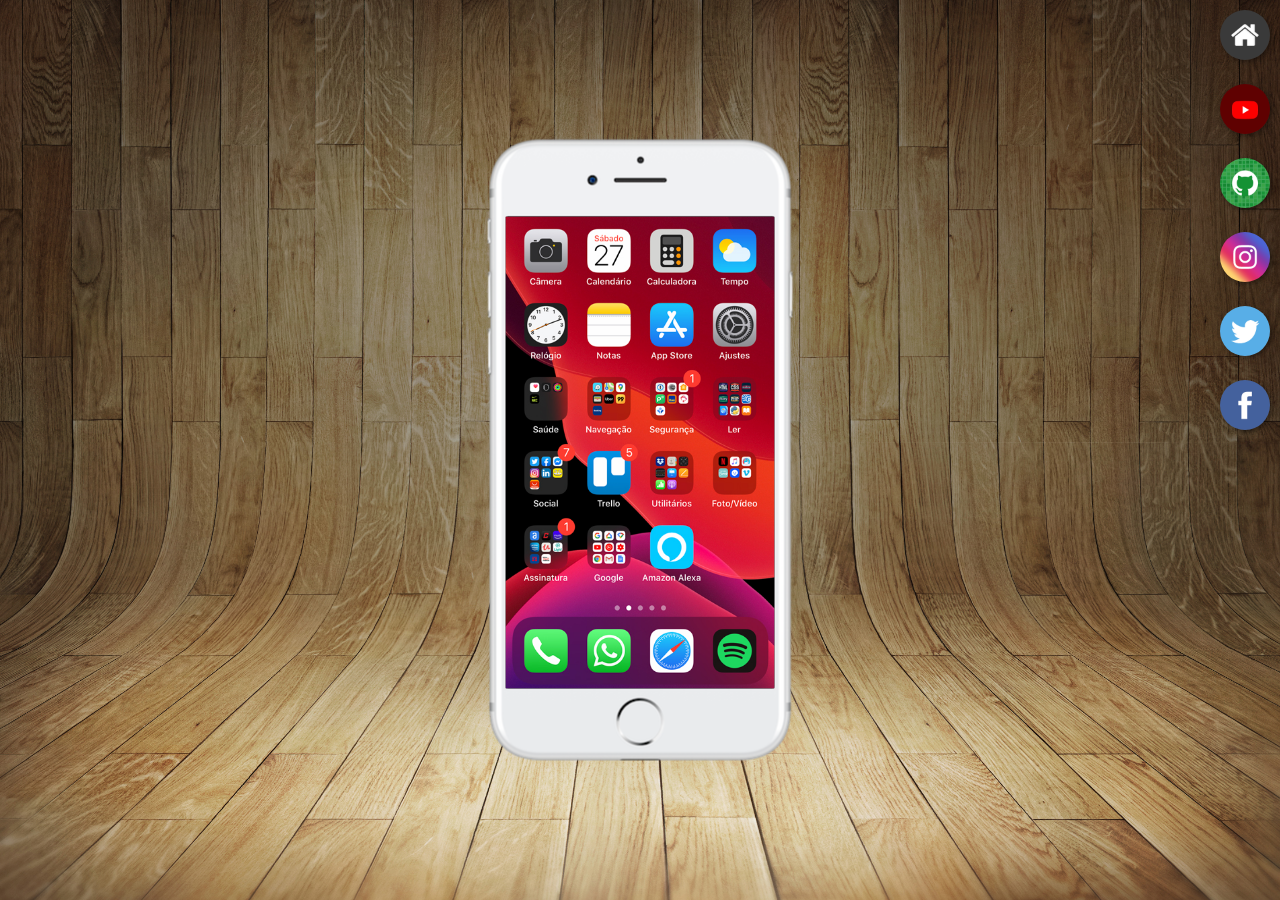
<file: index.html>
<!DOCTYPE html>
<html lang="pt-br">
<head>
  <meta charset="UTF-8">
  <meta name="viewport" content="width=device-width, initial-scale=1.0">
  <title>Projeto Redes Sociais</title>
  <link rel="shortcut icon" href="favicon.ico" type="image/x-icon">
  <link rel="stylesheet" href="estilos/style.css">
</head>
<body>
  <main>
    <section id="telefone">
      <iframe src="paginas/home.html" frameborder="0" name="tela" id="tela">
        Seu navegador não é compatível com isso.
      </iframe>
    </section>
    <section id="redes-sociais">
      <a href="paginas/home.html" target="tela"><img src="imagens/logo-home.jpg" alt="Home"></a><br>
      <a href="paginas/youtube.html" target="tela"><img src="imagens/logo-youtube.jpg" alt="YouTube"></a><br>
      <a href="paginas/github.html" target="tela"><img src="imagens/logo-github.jpg" alt="GitHub"></a><br>
      <a href="paginas/instagram.html" target="tela"><img src="imagens/logo-instagram.jpg" alt="Instagram"></a><br>
      <a href="paginas/twitter.html" target="tela"><img src="imagens/logo-twitter.jpg" alt="Twitter"></a><br>
      <a href="paginas/facebook.html" target="tela"><img src="imagens/logo-facebook.jpg" alt="Facebook"></a>
    </section>
  </main>
</body>
</html>
</file>
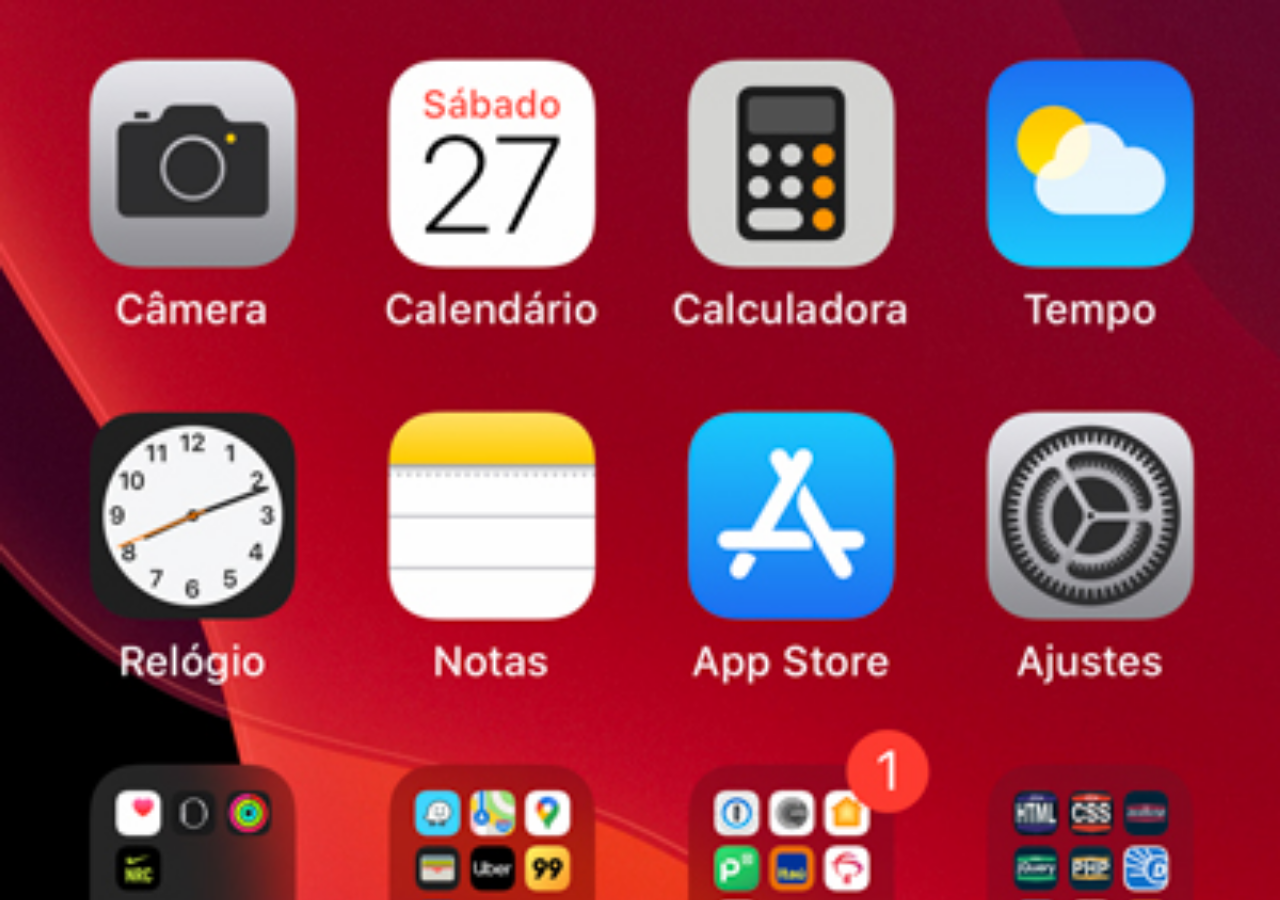
<file: home.html>
<!DOCTYPE html>
<html lang="pt-br">
<head>
  <meta charset="UTF-8">
  <meta name="viewport" content="width=device-width, initial-scale=1.0">
  <title>Home</title>
  <style>
    * {
      margin: 0px;
      padding: 0px;
    }

    body {
      background: black url(imagens/tela-home.jpg) top center / cover no-repeat fixed;
      height: 100vh;
      width: 100vw;
    }
  </style>
</head>
<body>
  
</body>
</html>
</file>
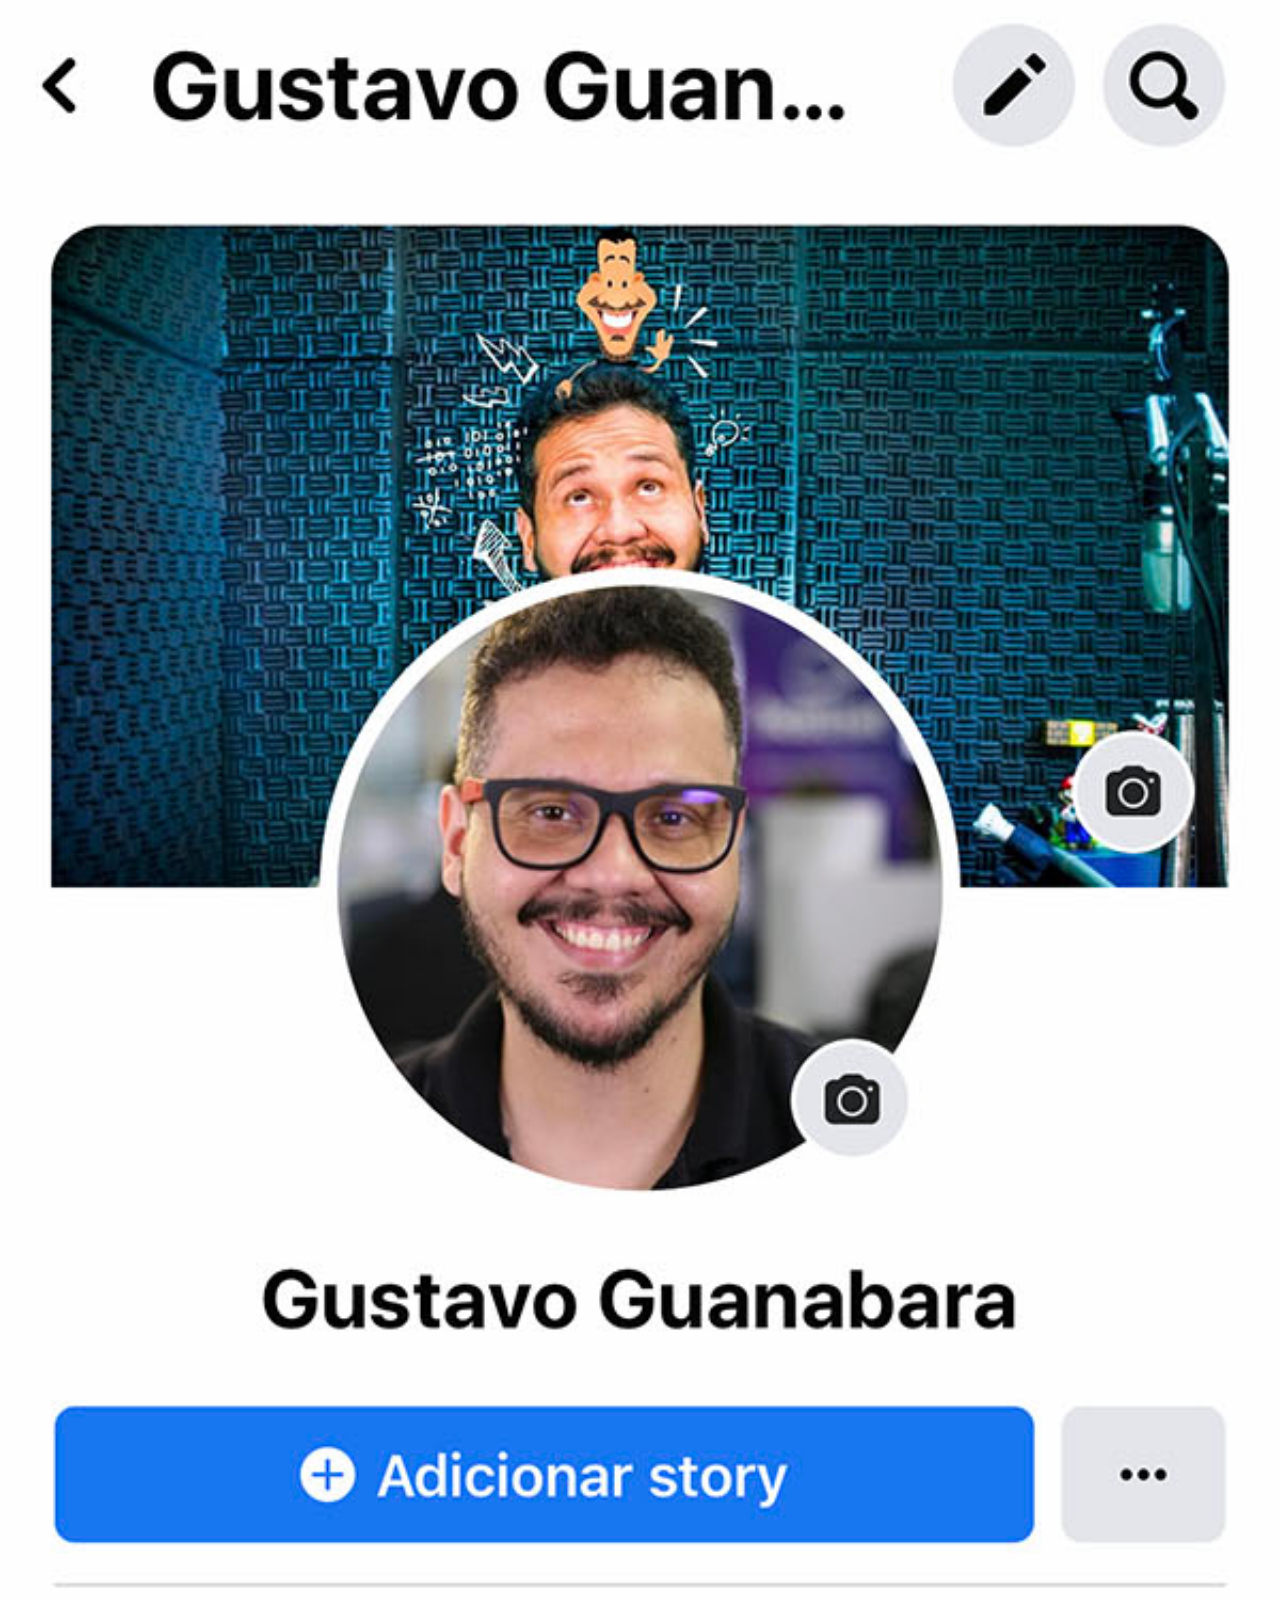
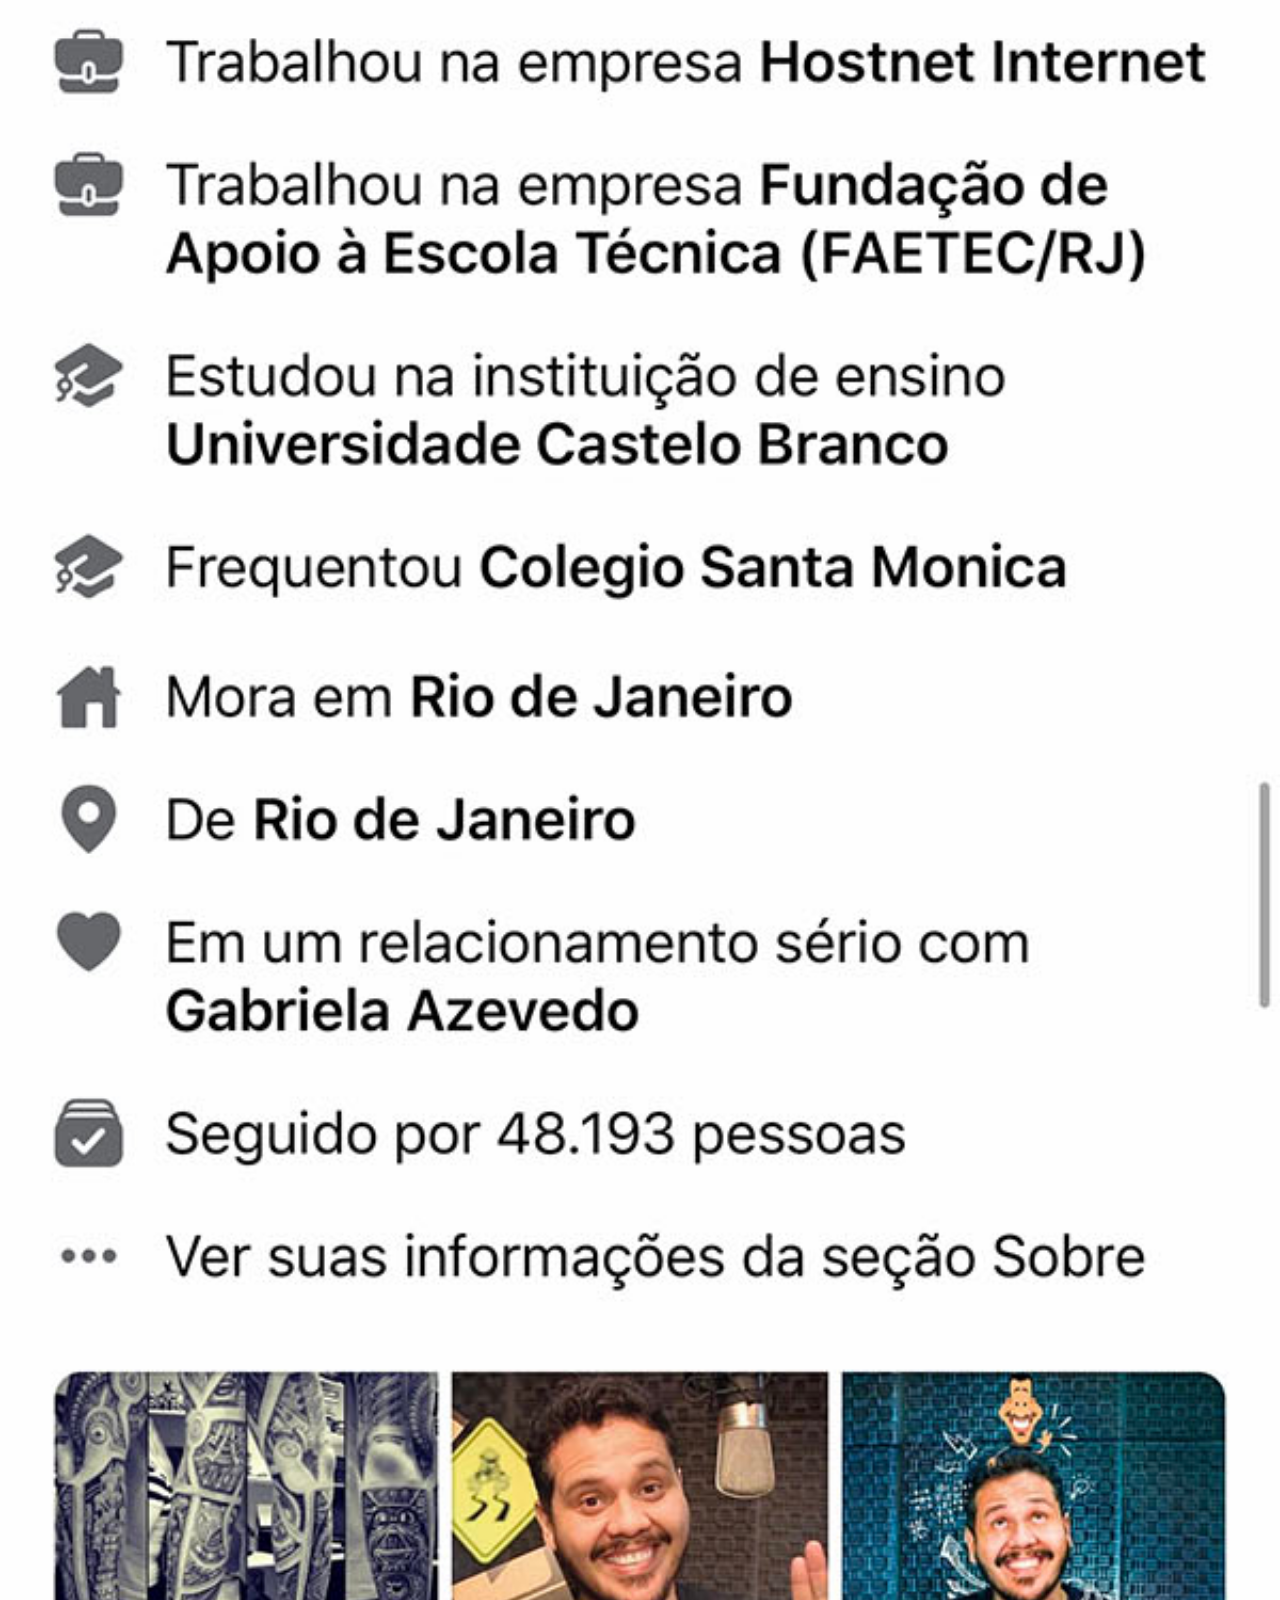
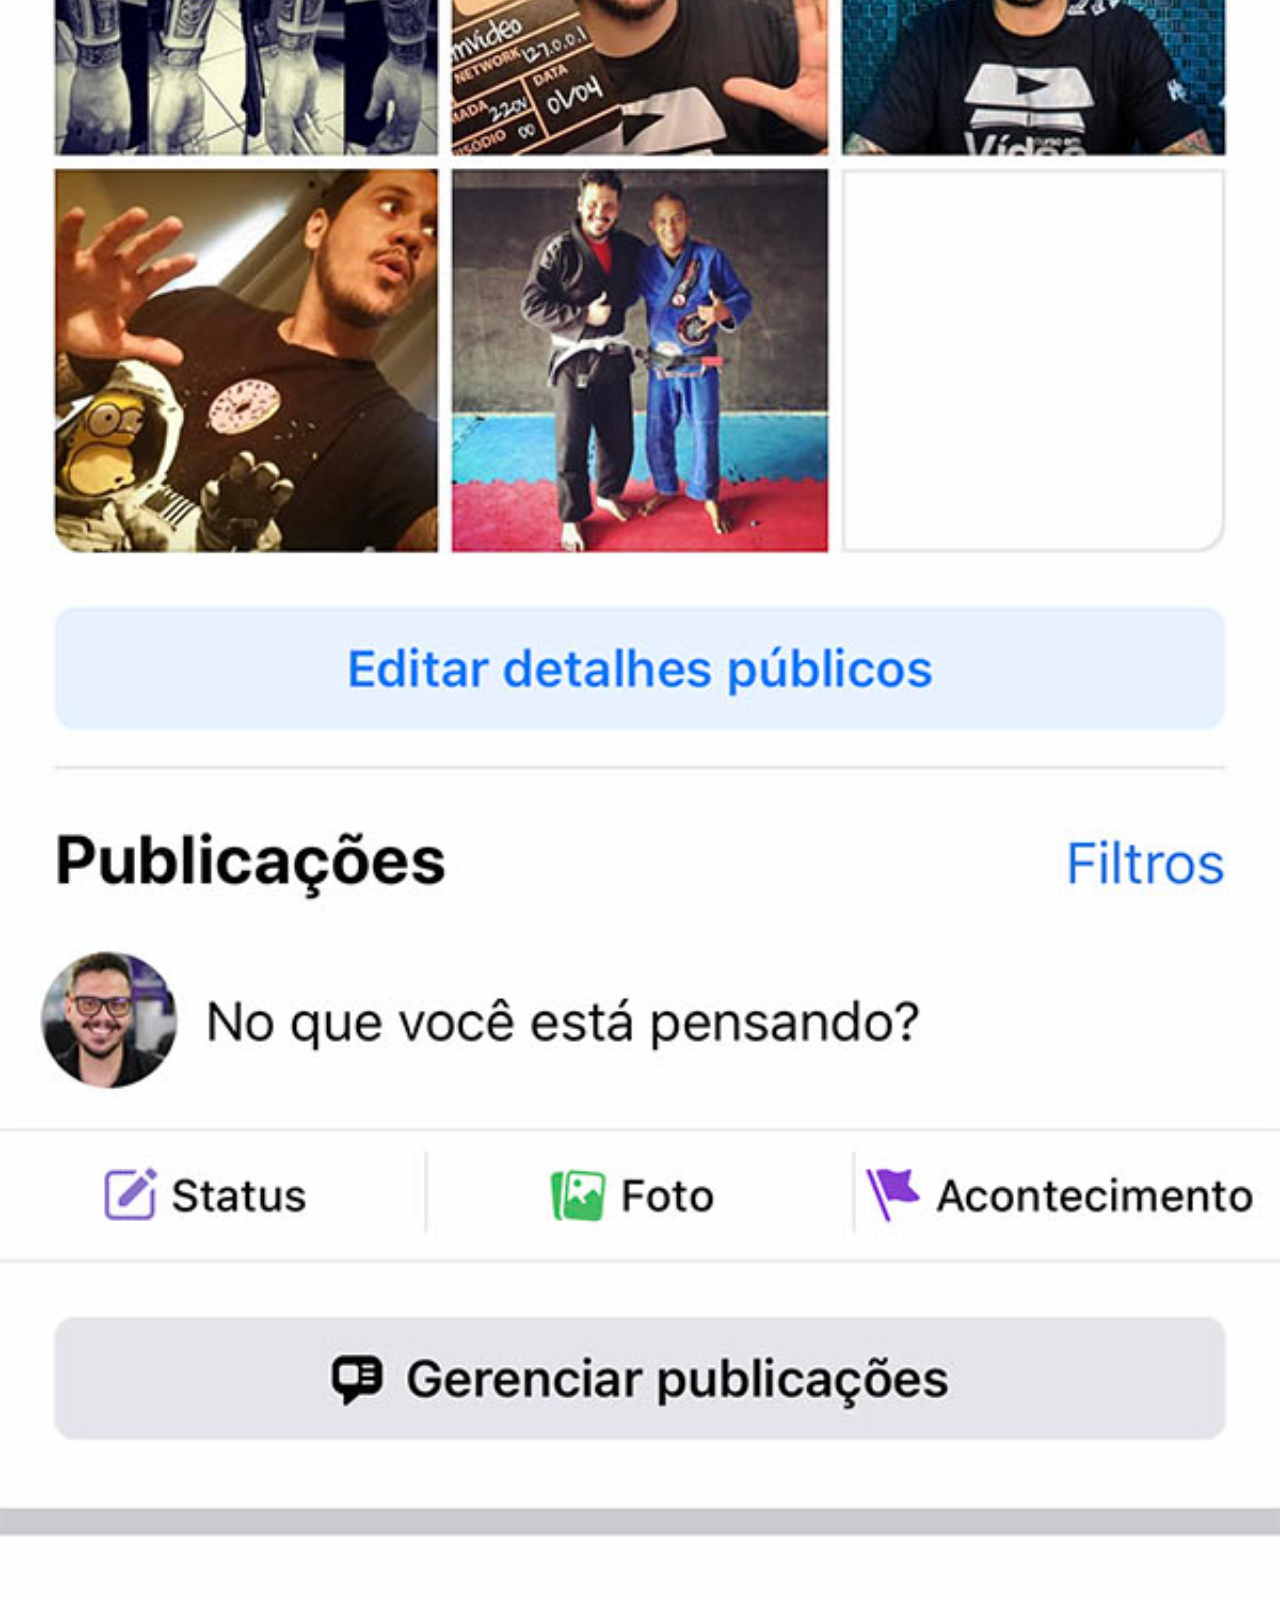
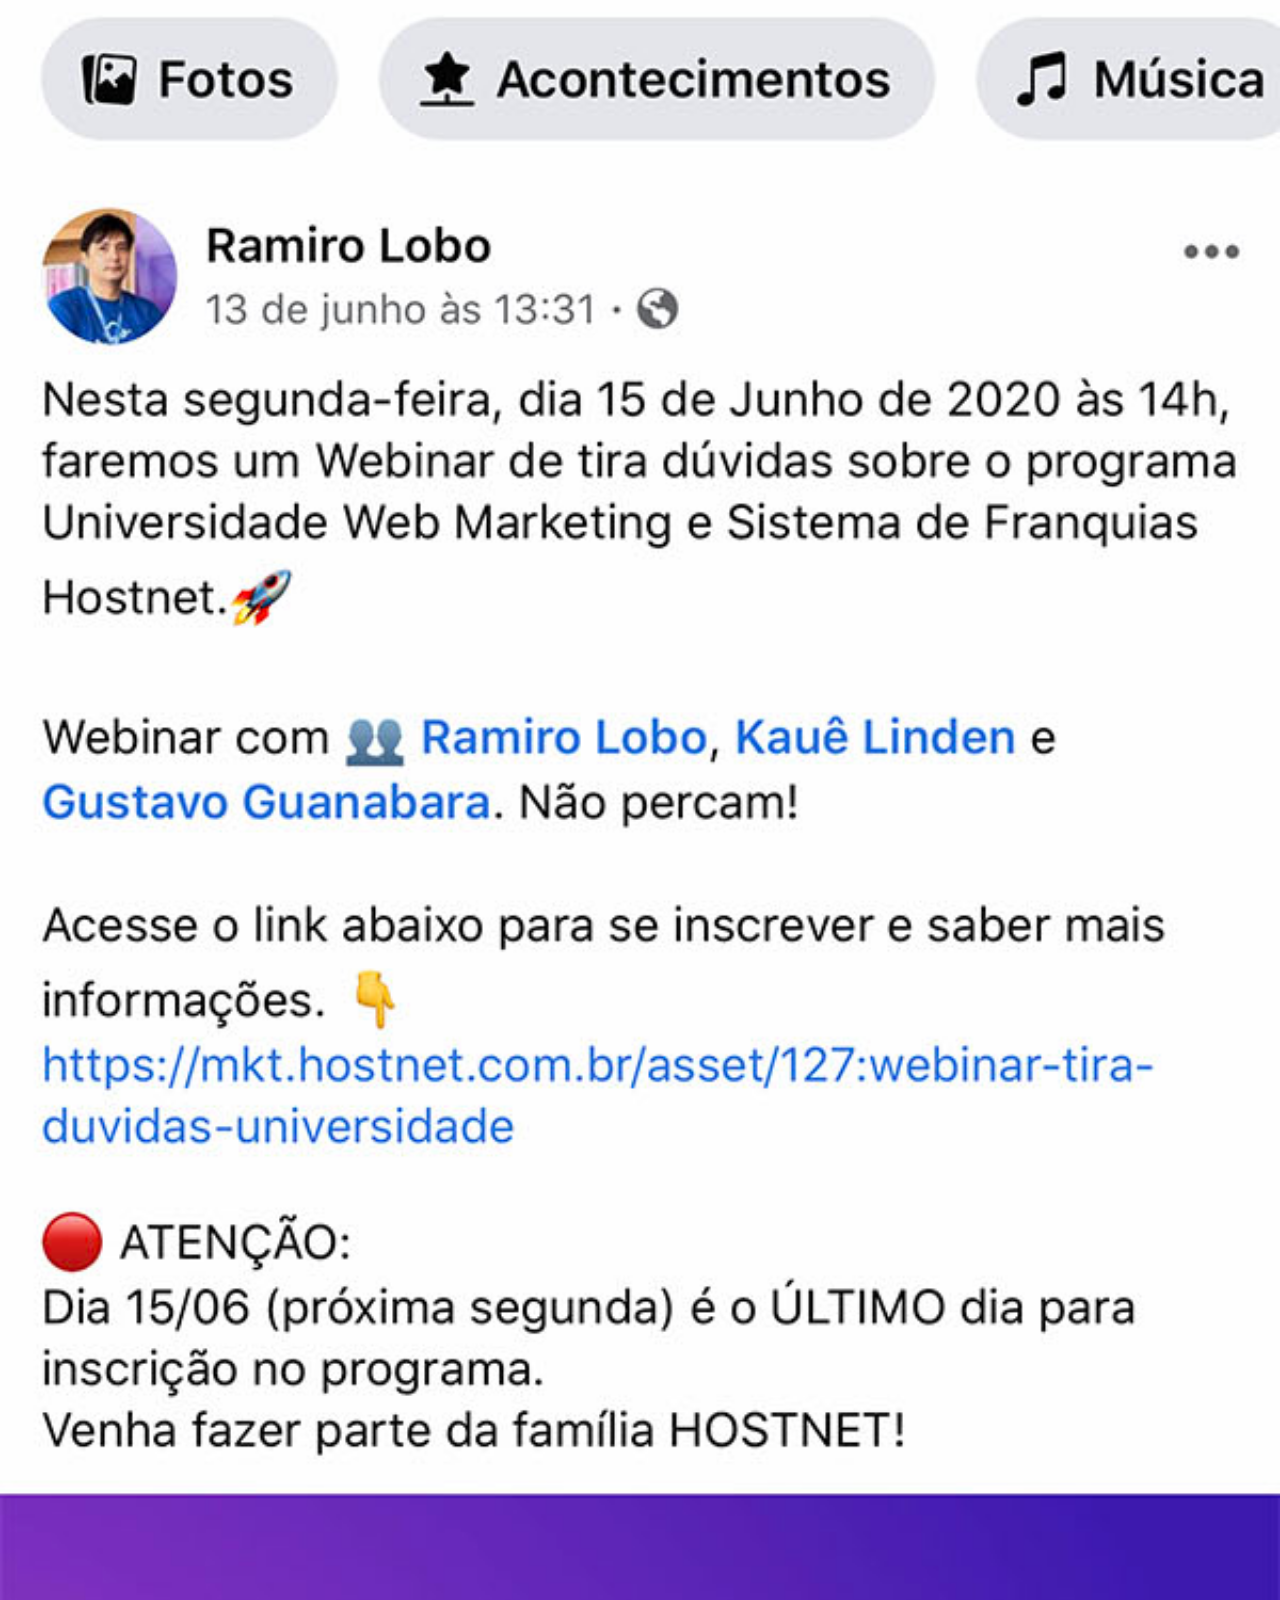
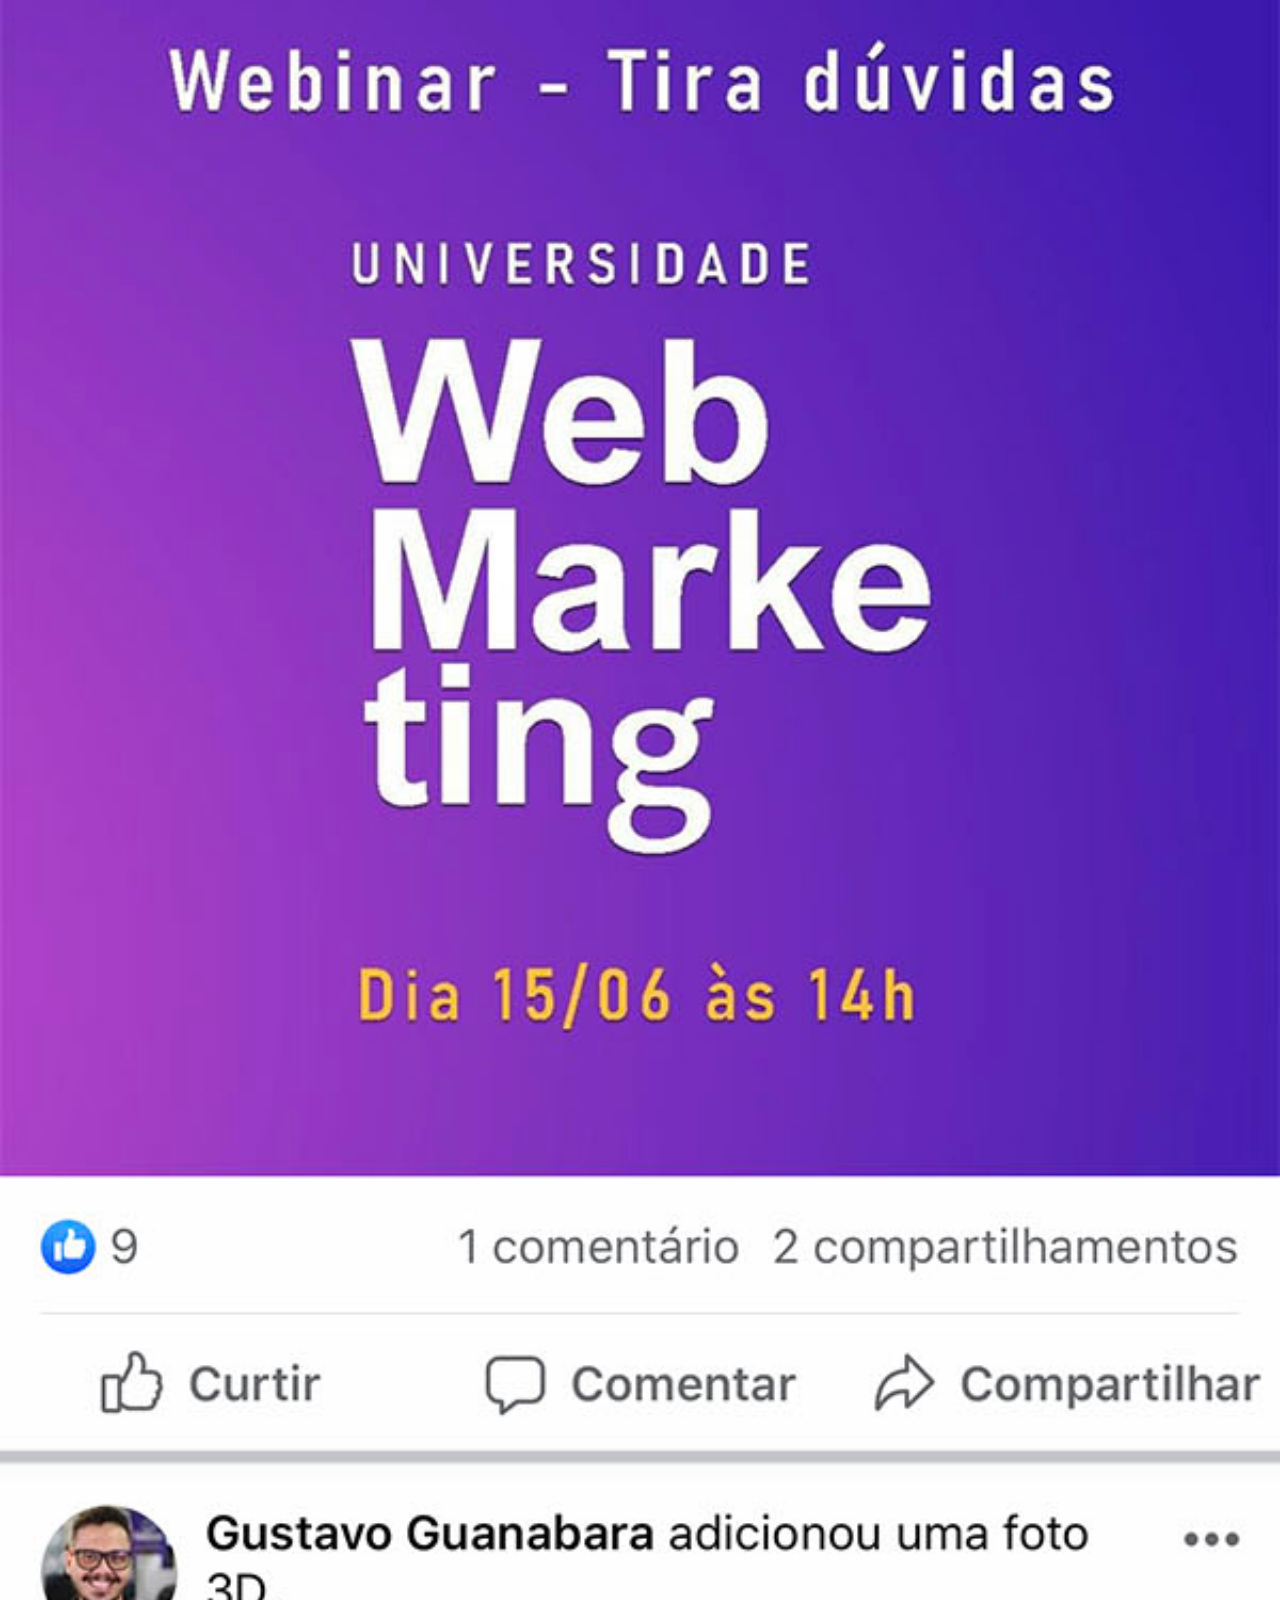
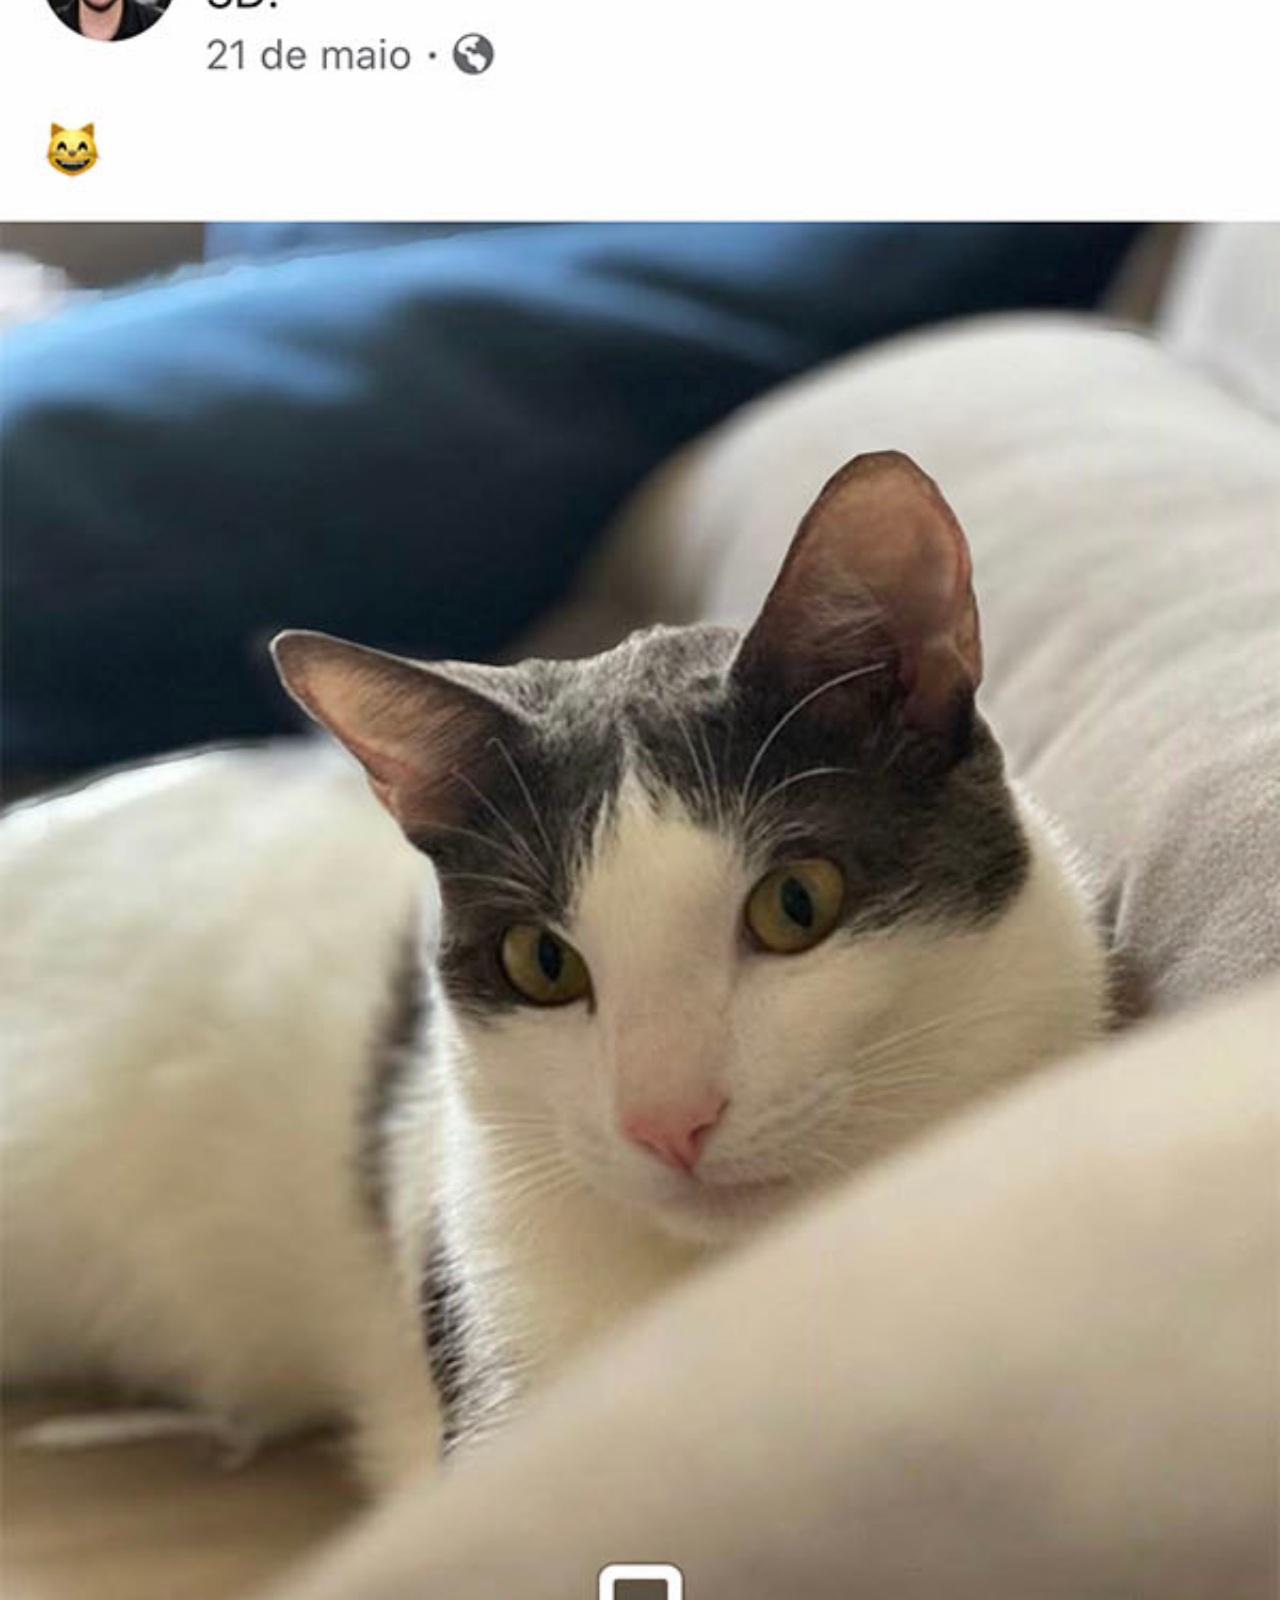
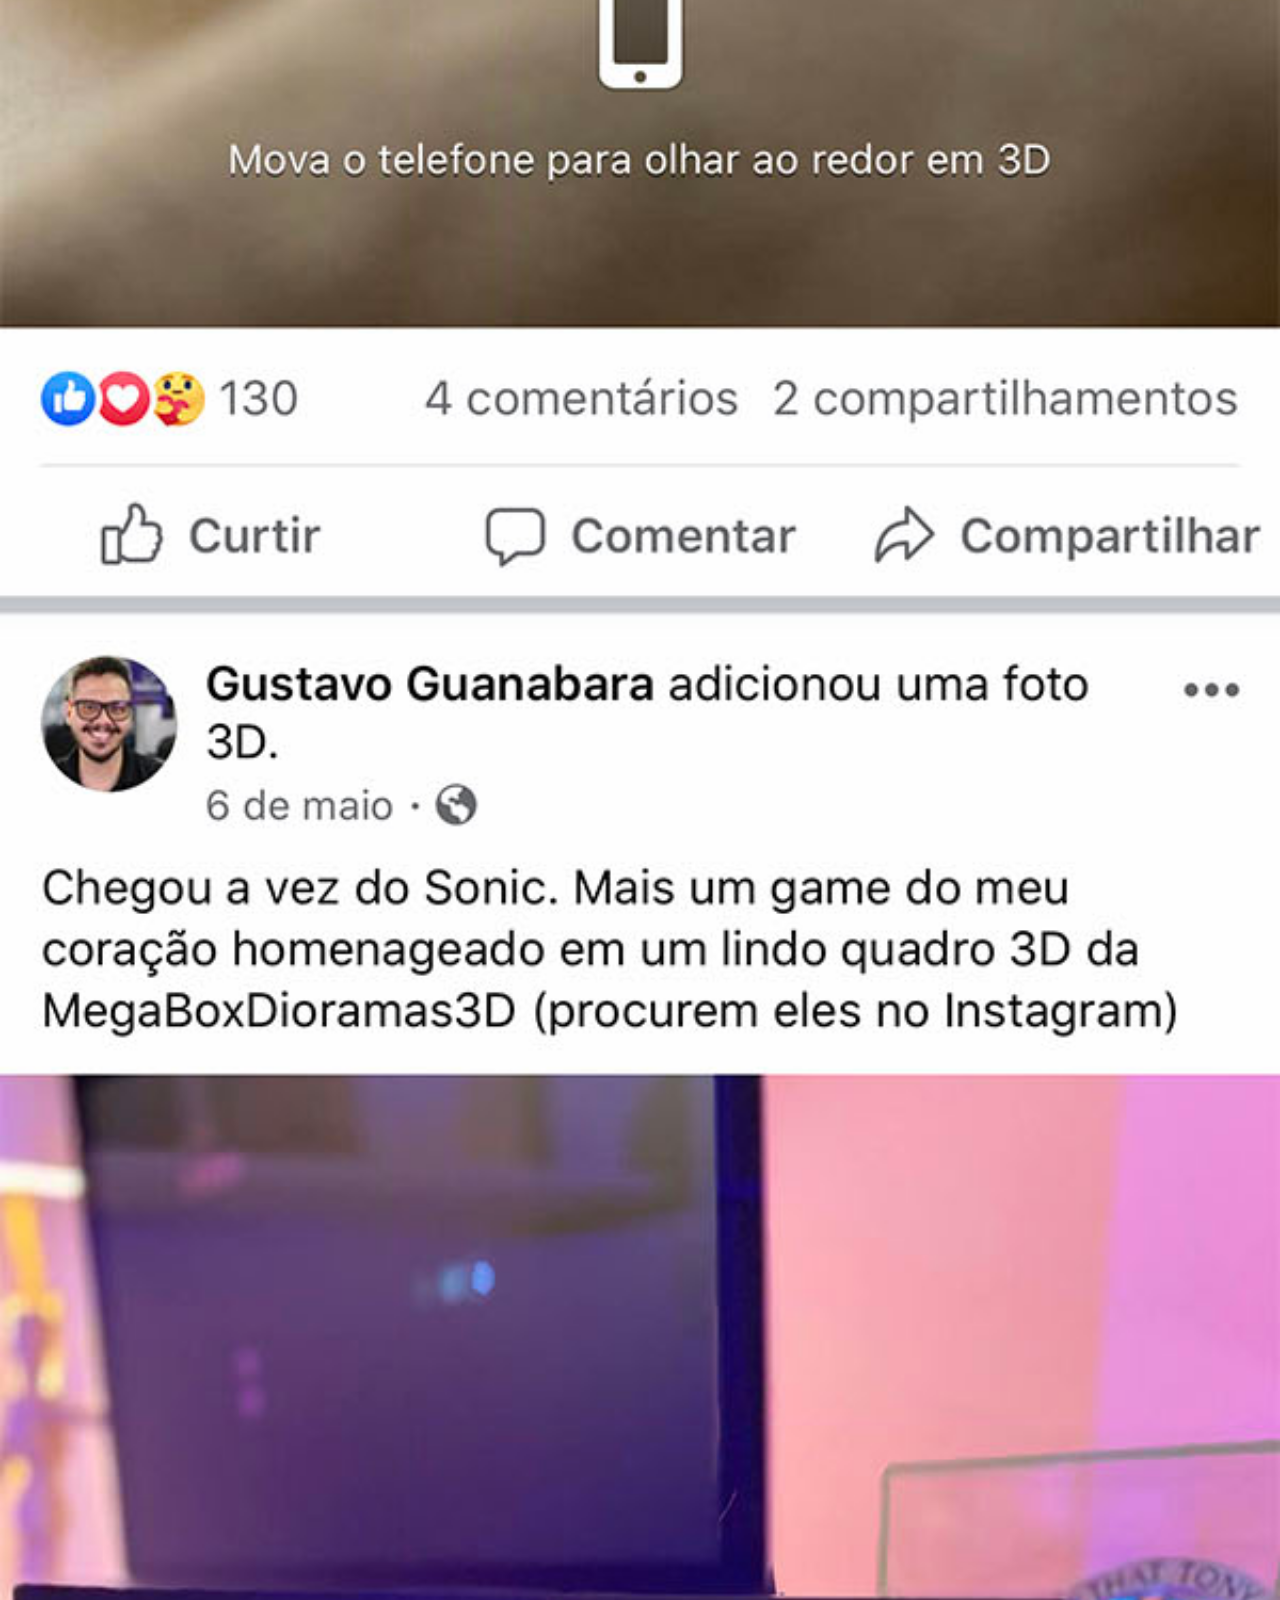
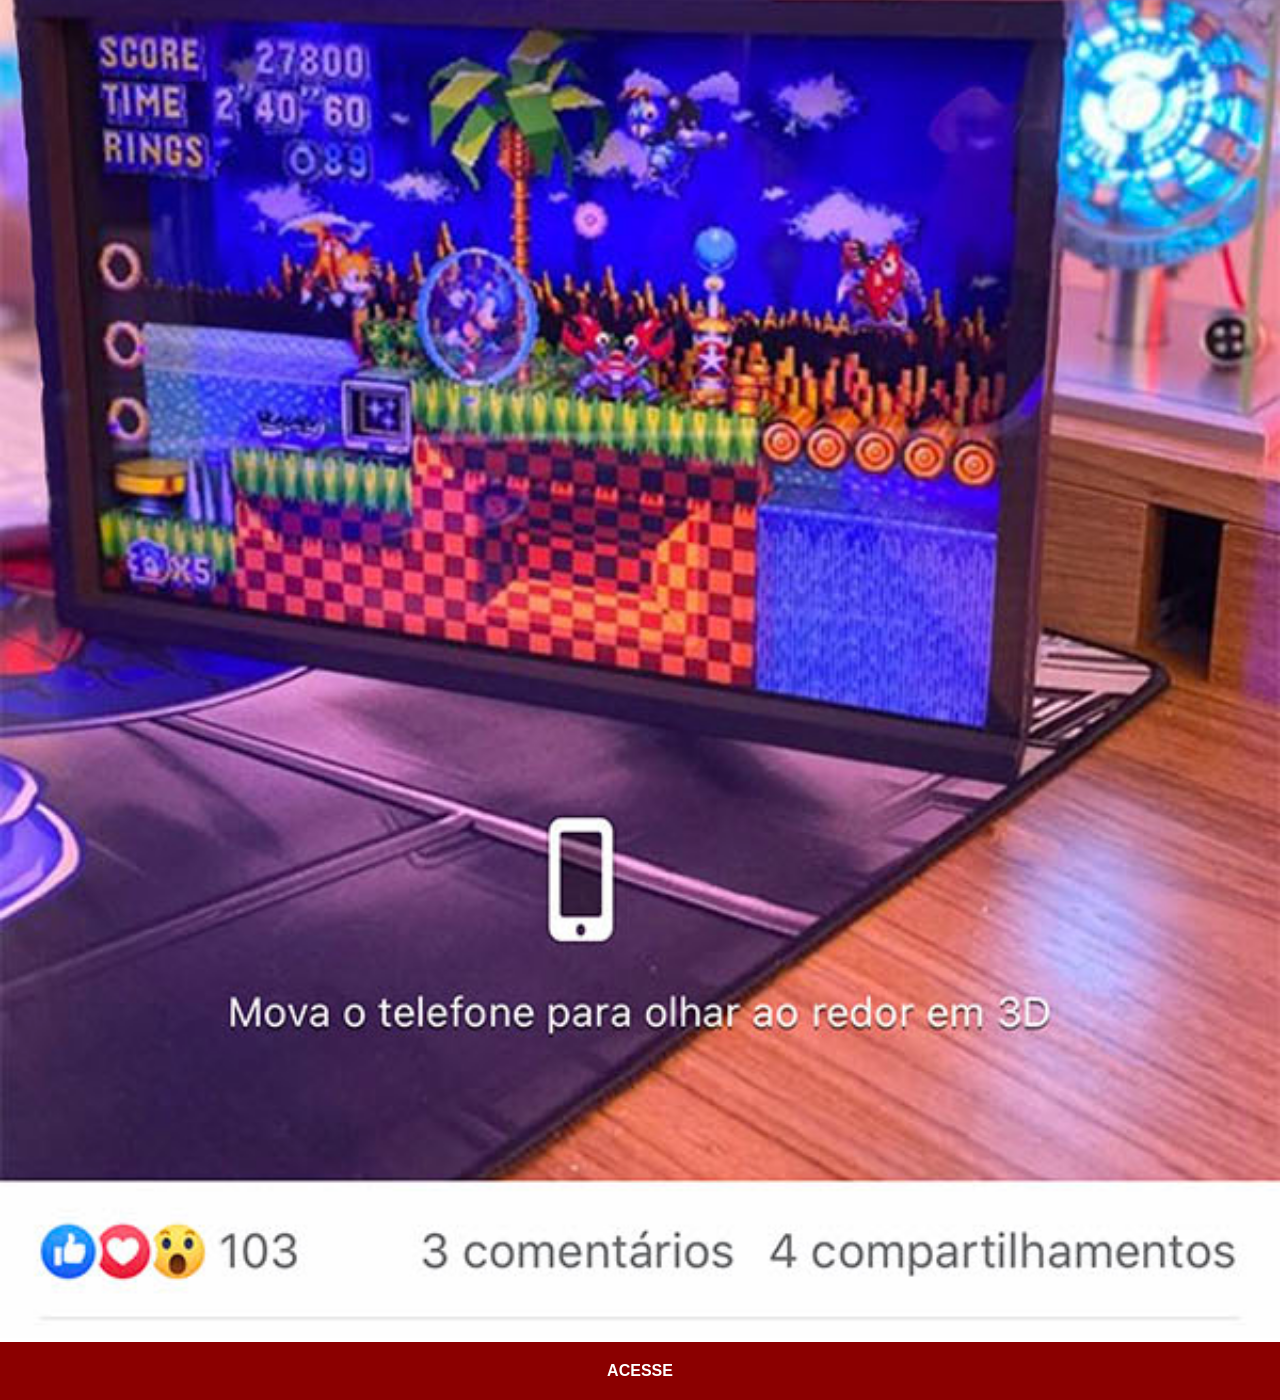
<file: paginas/facebook.html>
<!DOCTYPE html>
<html lang="pt-br">
<head>
  <meta charset="UTF-8">
  <meta name="viewport" content="width=device-width, initial-scale=1.0">
  <title>Facebook</title>
  <link rel="stylesheet" href="../estilos/social.css">
</head>
<body>
  <img src="../imagens/tela-facebook.jpg" alt="Facebook">
  <a href="https://www.youtube.com/cursoemvideo" target="_blank">ACESSE</a>
</body>
</html>
</file>
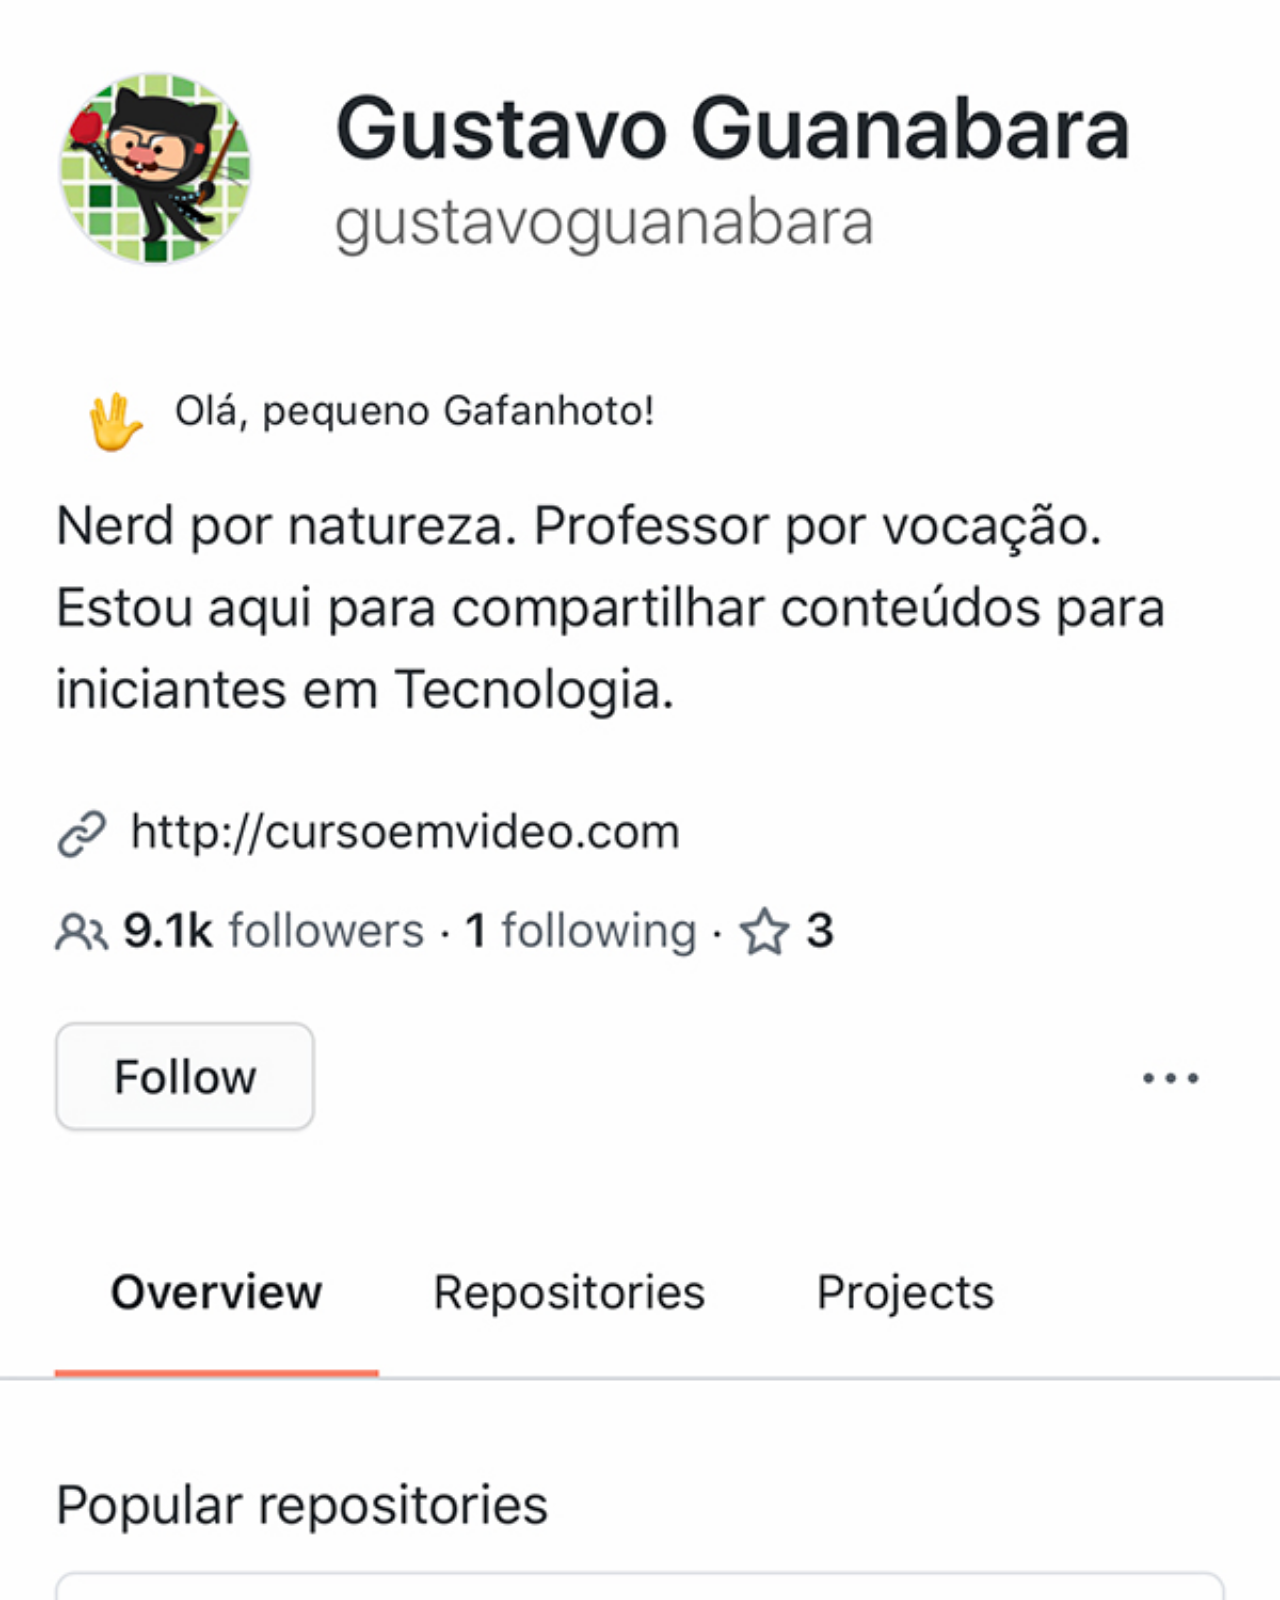
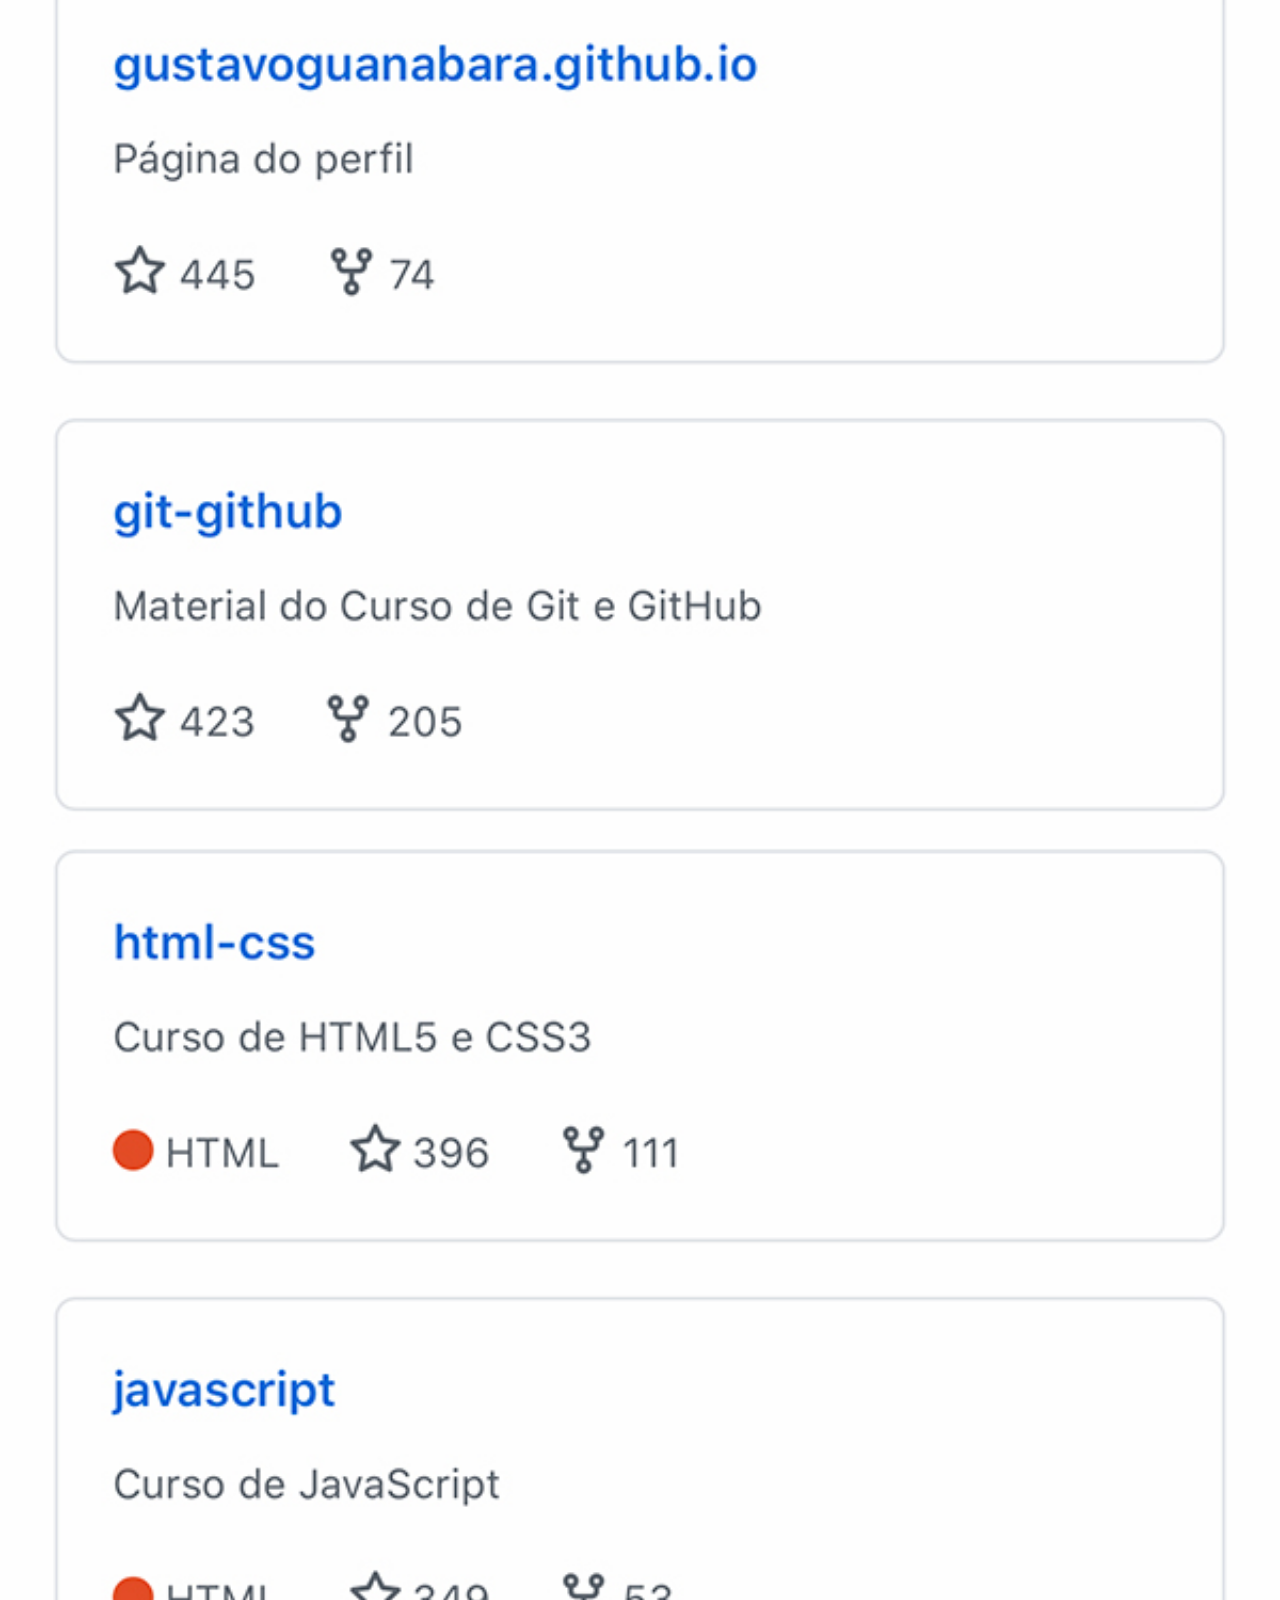
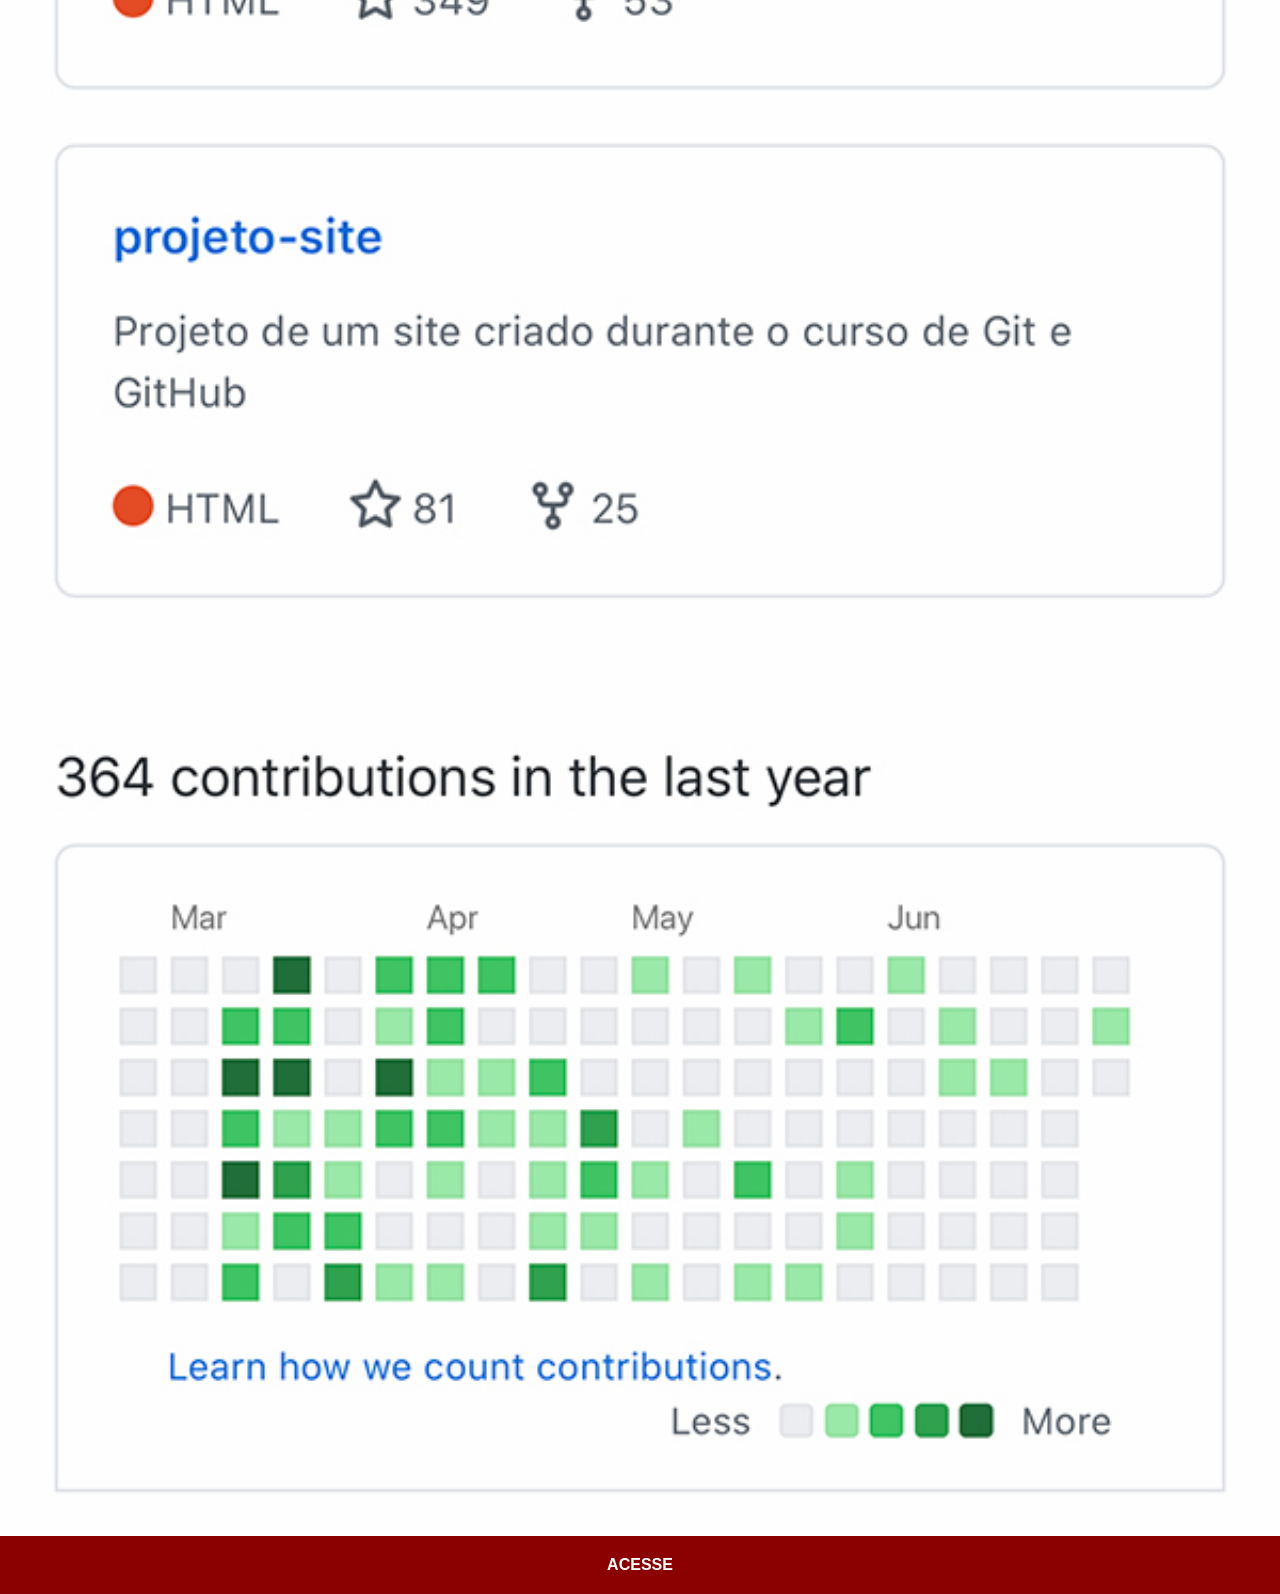
<file: paginas/github.html>
<!DOCTYPE html>
<html lang="pt-br">
<head>
  <meta charset="UTF-8">
  <meta name="viewport" content="width=device-width, initial-scale=1.0">
  <title>GitHub</title>
  <link rel="stylesheet" href="../estilos/social.css">
</head>
<body>
  <img src="../imagens/tela-github.jpg" alt="GitHub">
  <a href="https://github.com/deeividblendon" target="_blank">ACESSE</a>
</body>
</html>
</file>
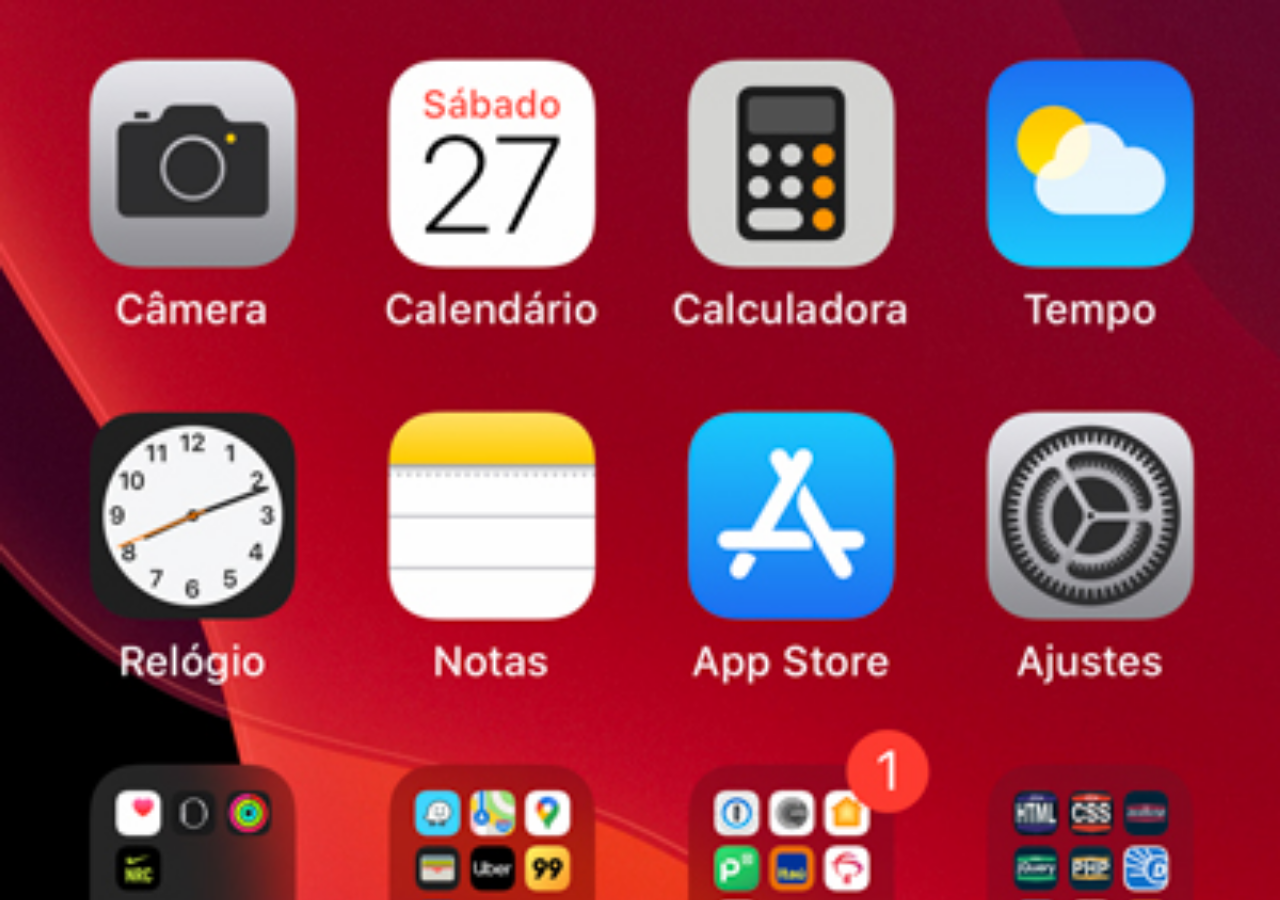
<file: paginas/home.html>
<!DOCTYPE html>
<html lang="pt-br">
<head>
  <meta charset="UTF-8">
  <meta name="viewport" content="width=device-width, initial-scale=1.0">
  <title>Home</title>
  <style>
    * {
      margin: 0px;
      padding: 0px;
    }

    body {
      background: black url(../imagens/tela-home.jpg) top center / cover no-repeat fixed;
      height: 100vh;
      width: 100vw;
    }
  </style>
</head>
<body>
  
</body>
</html>
</file>
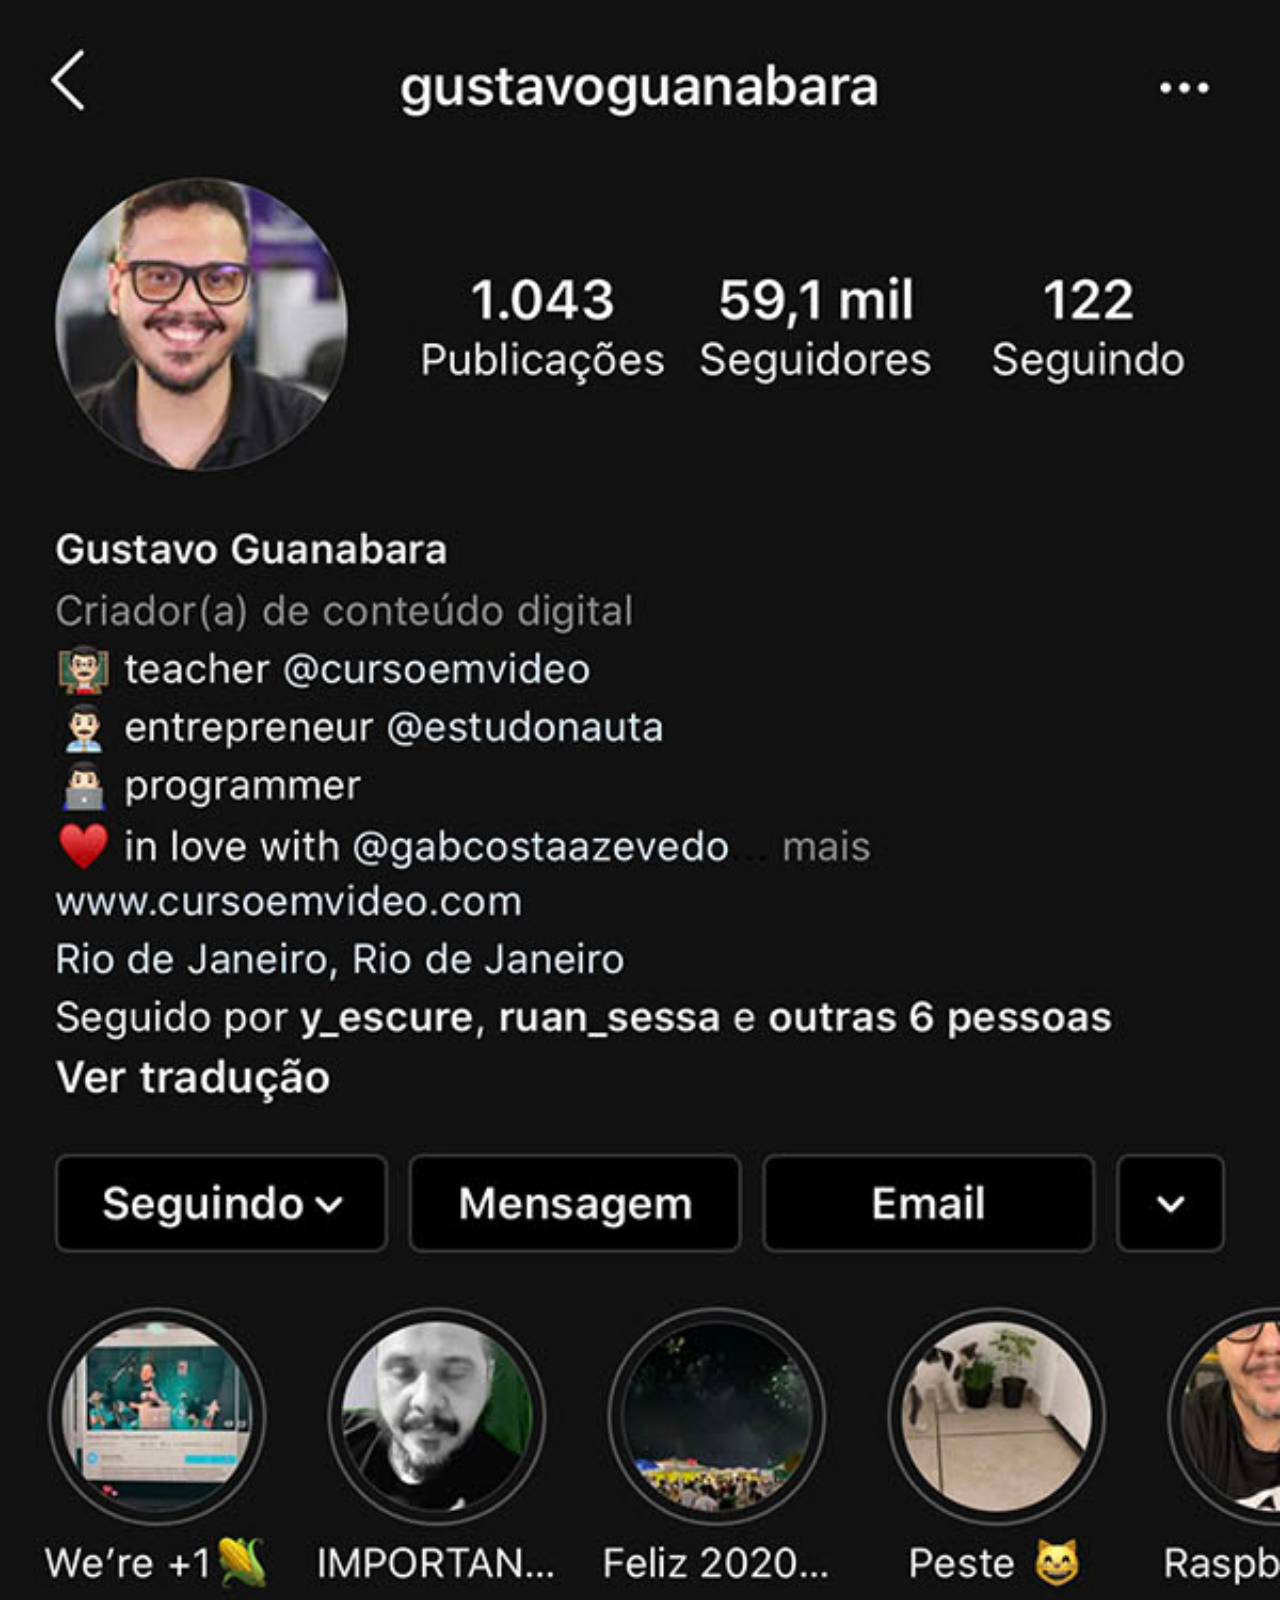
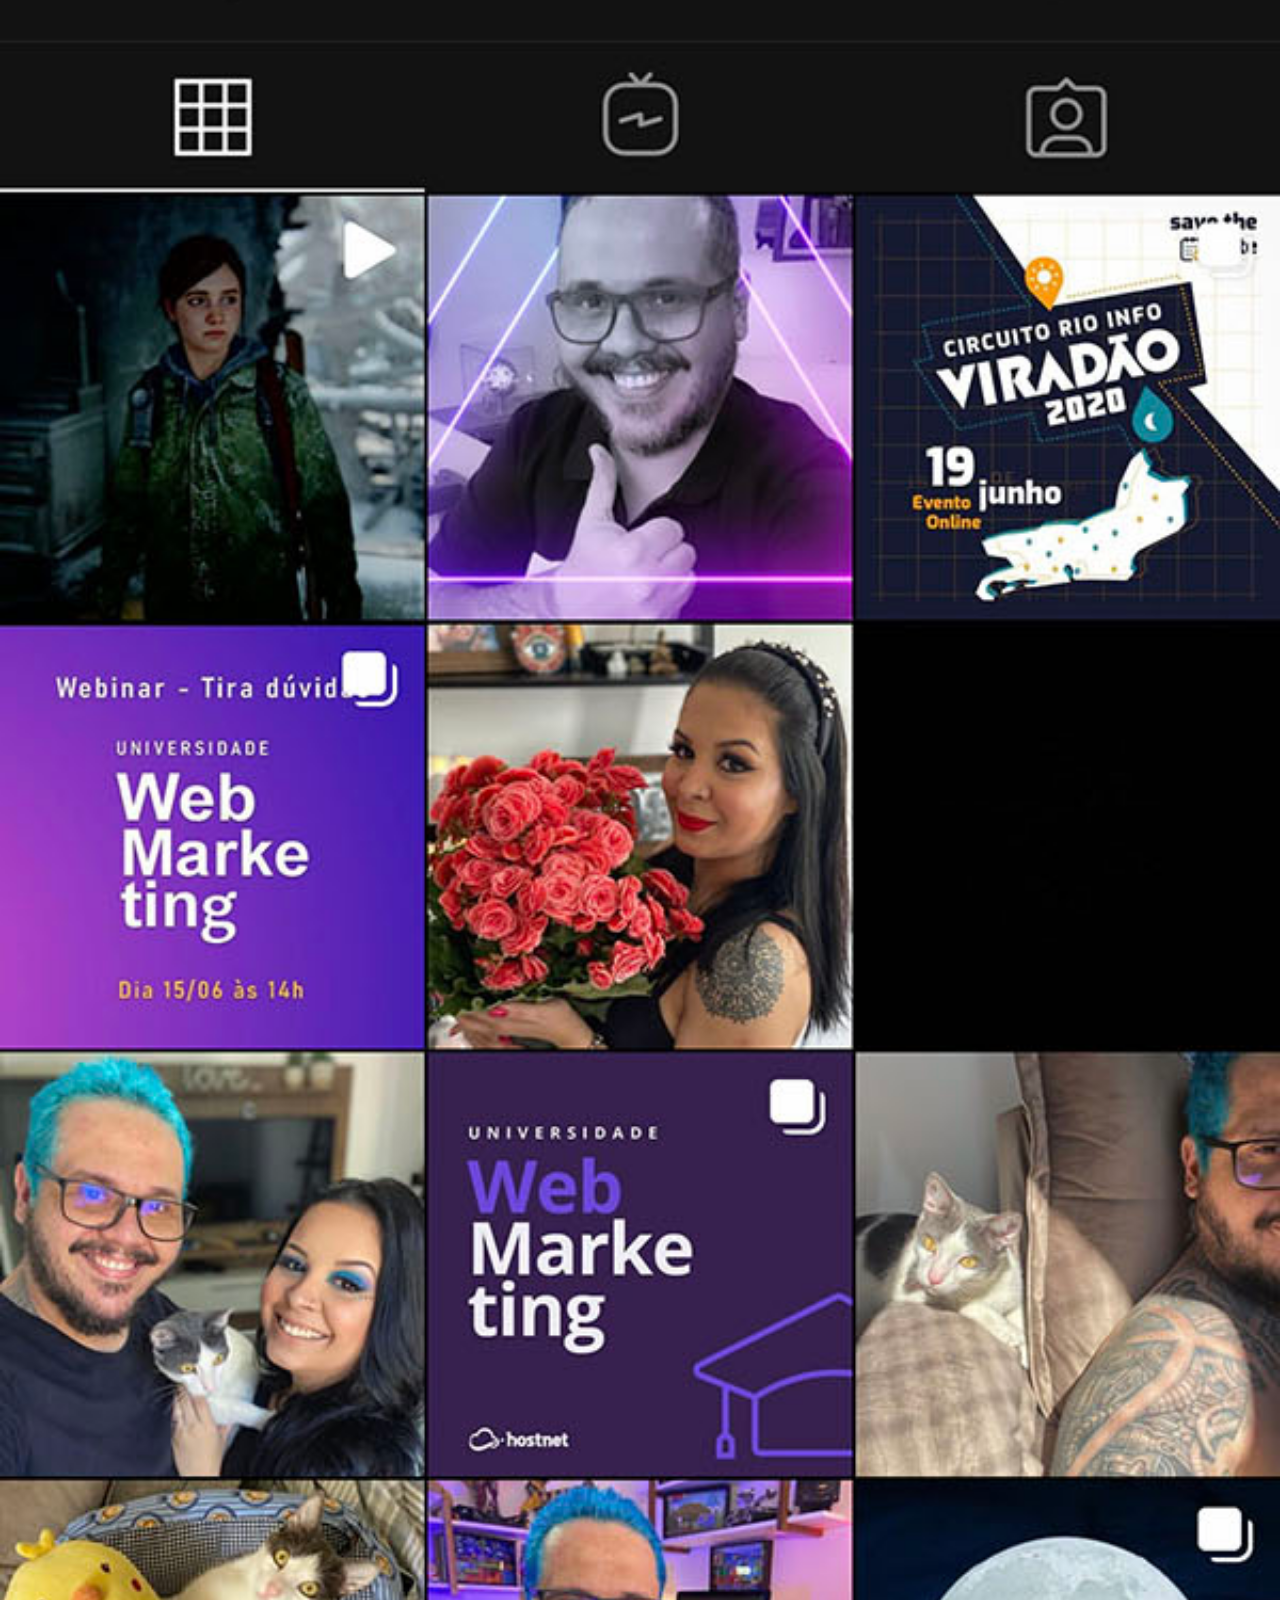
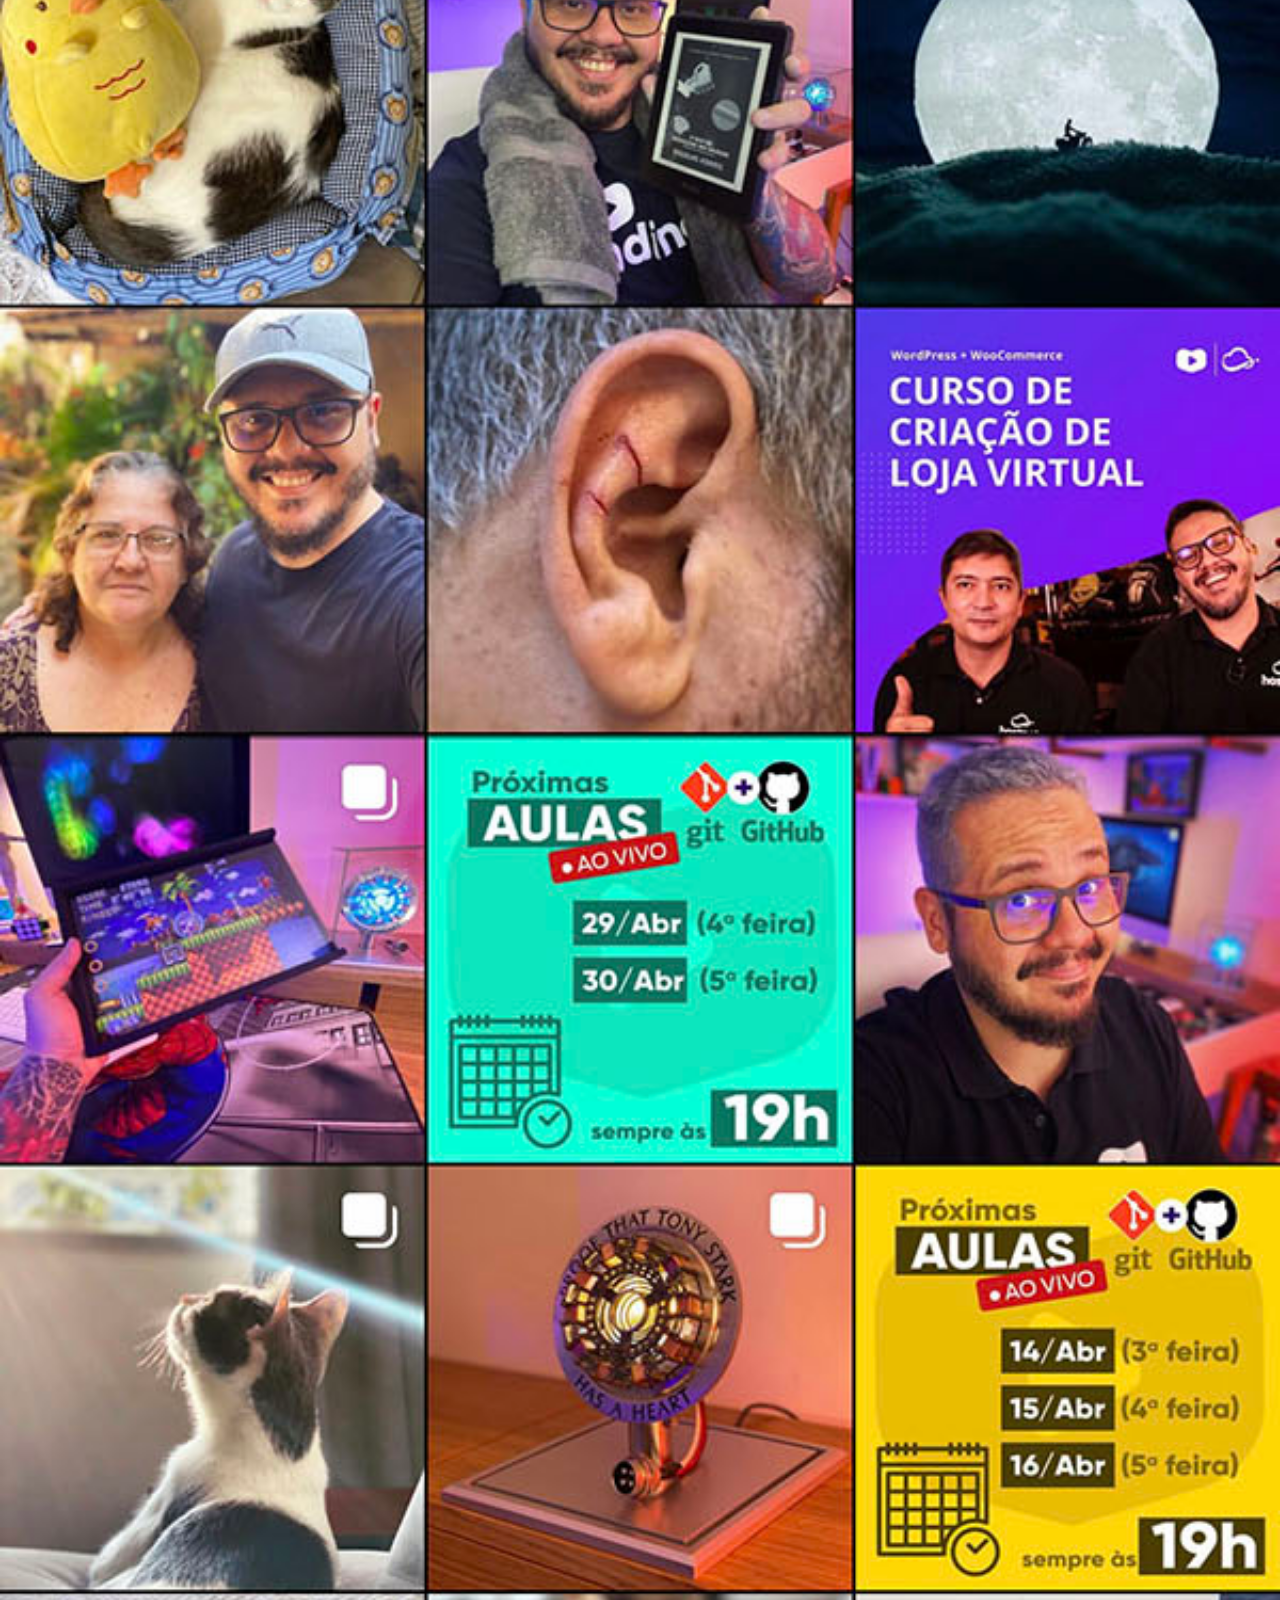
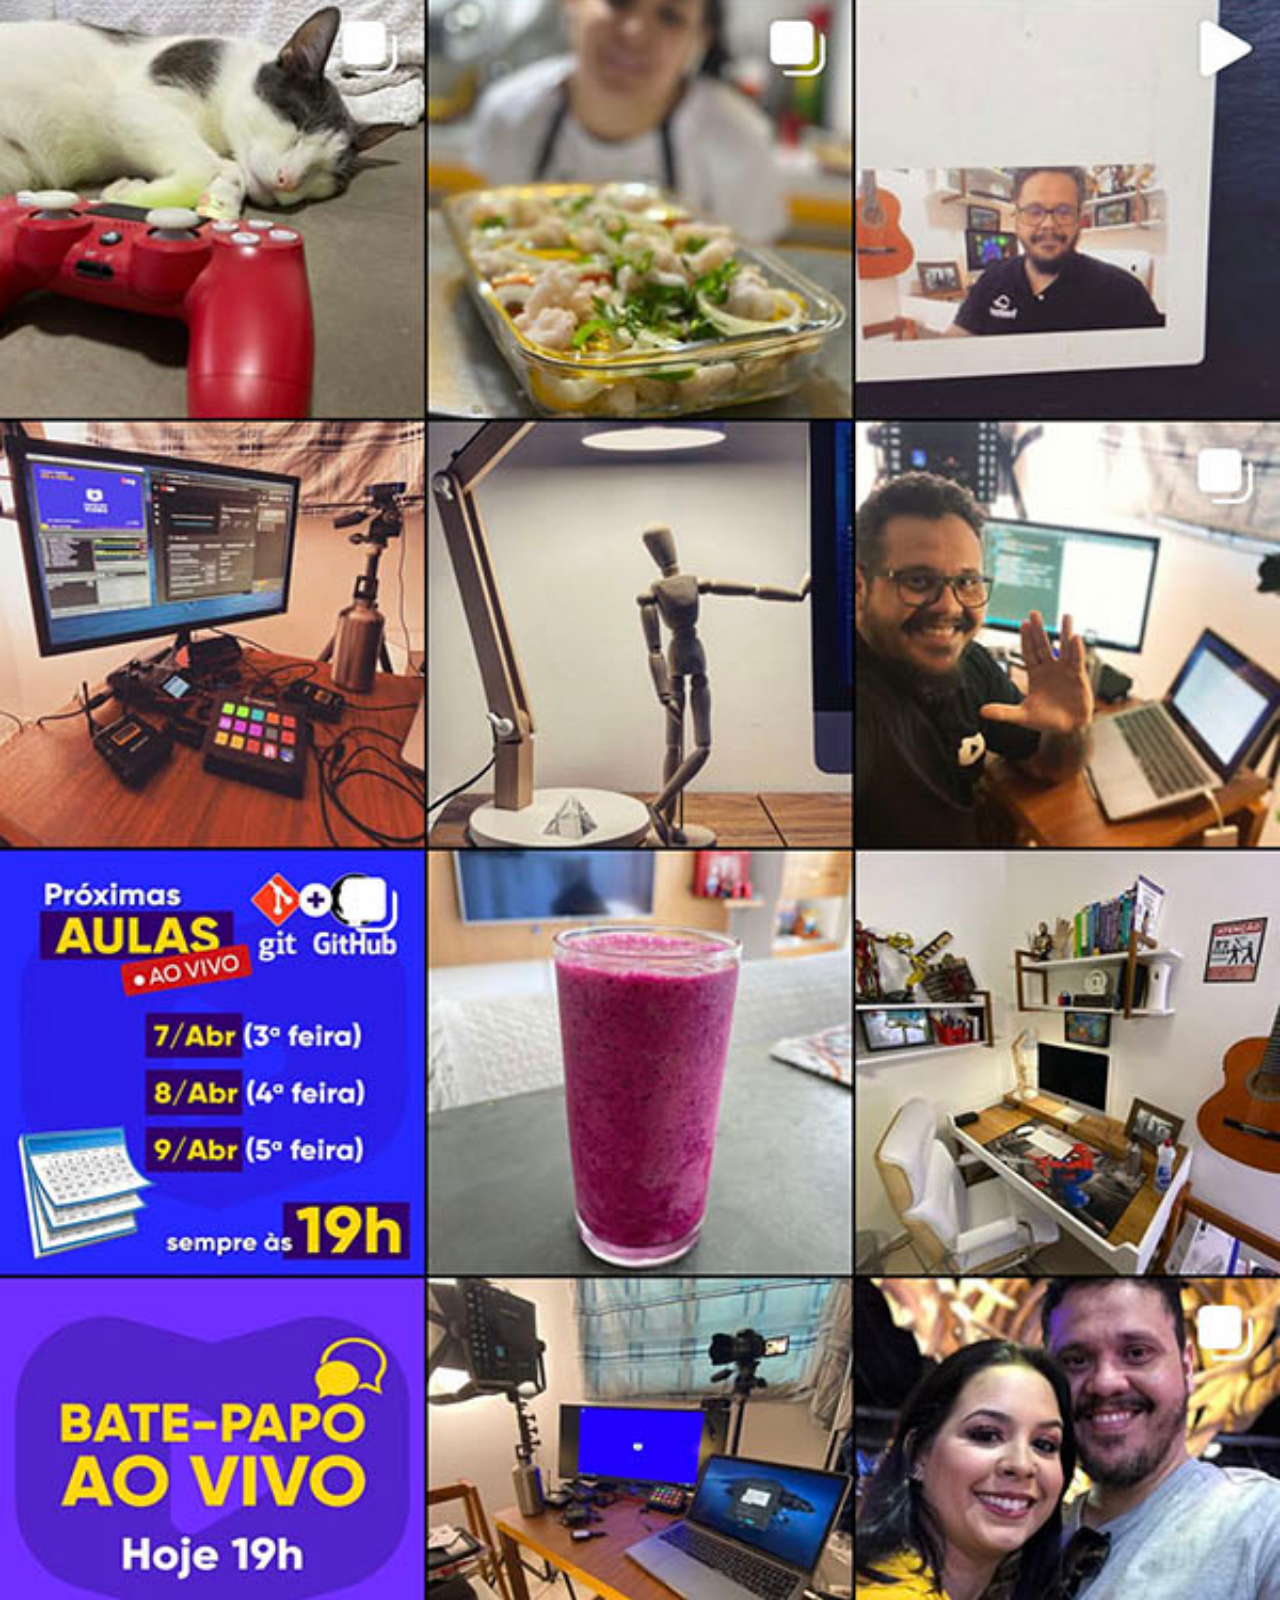
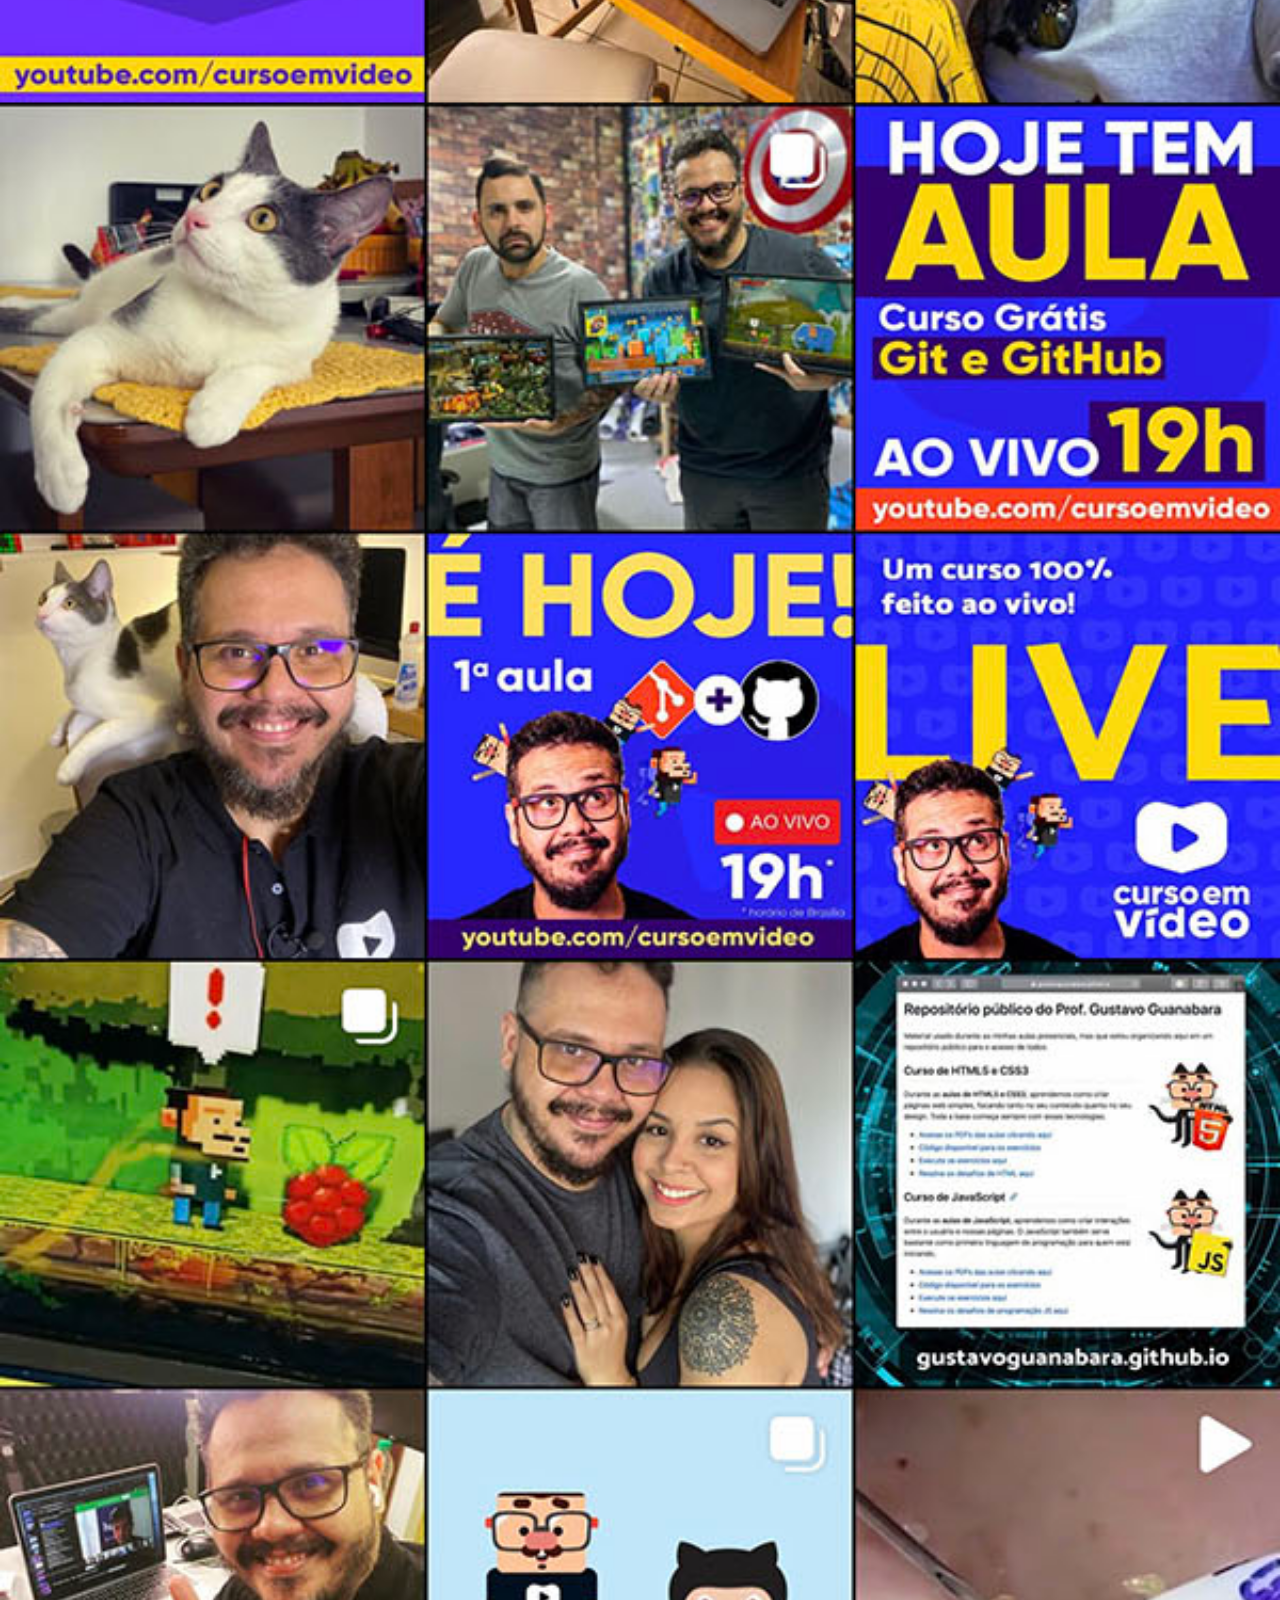
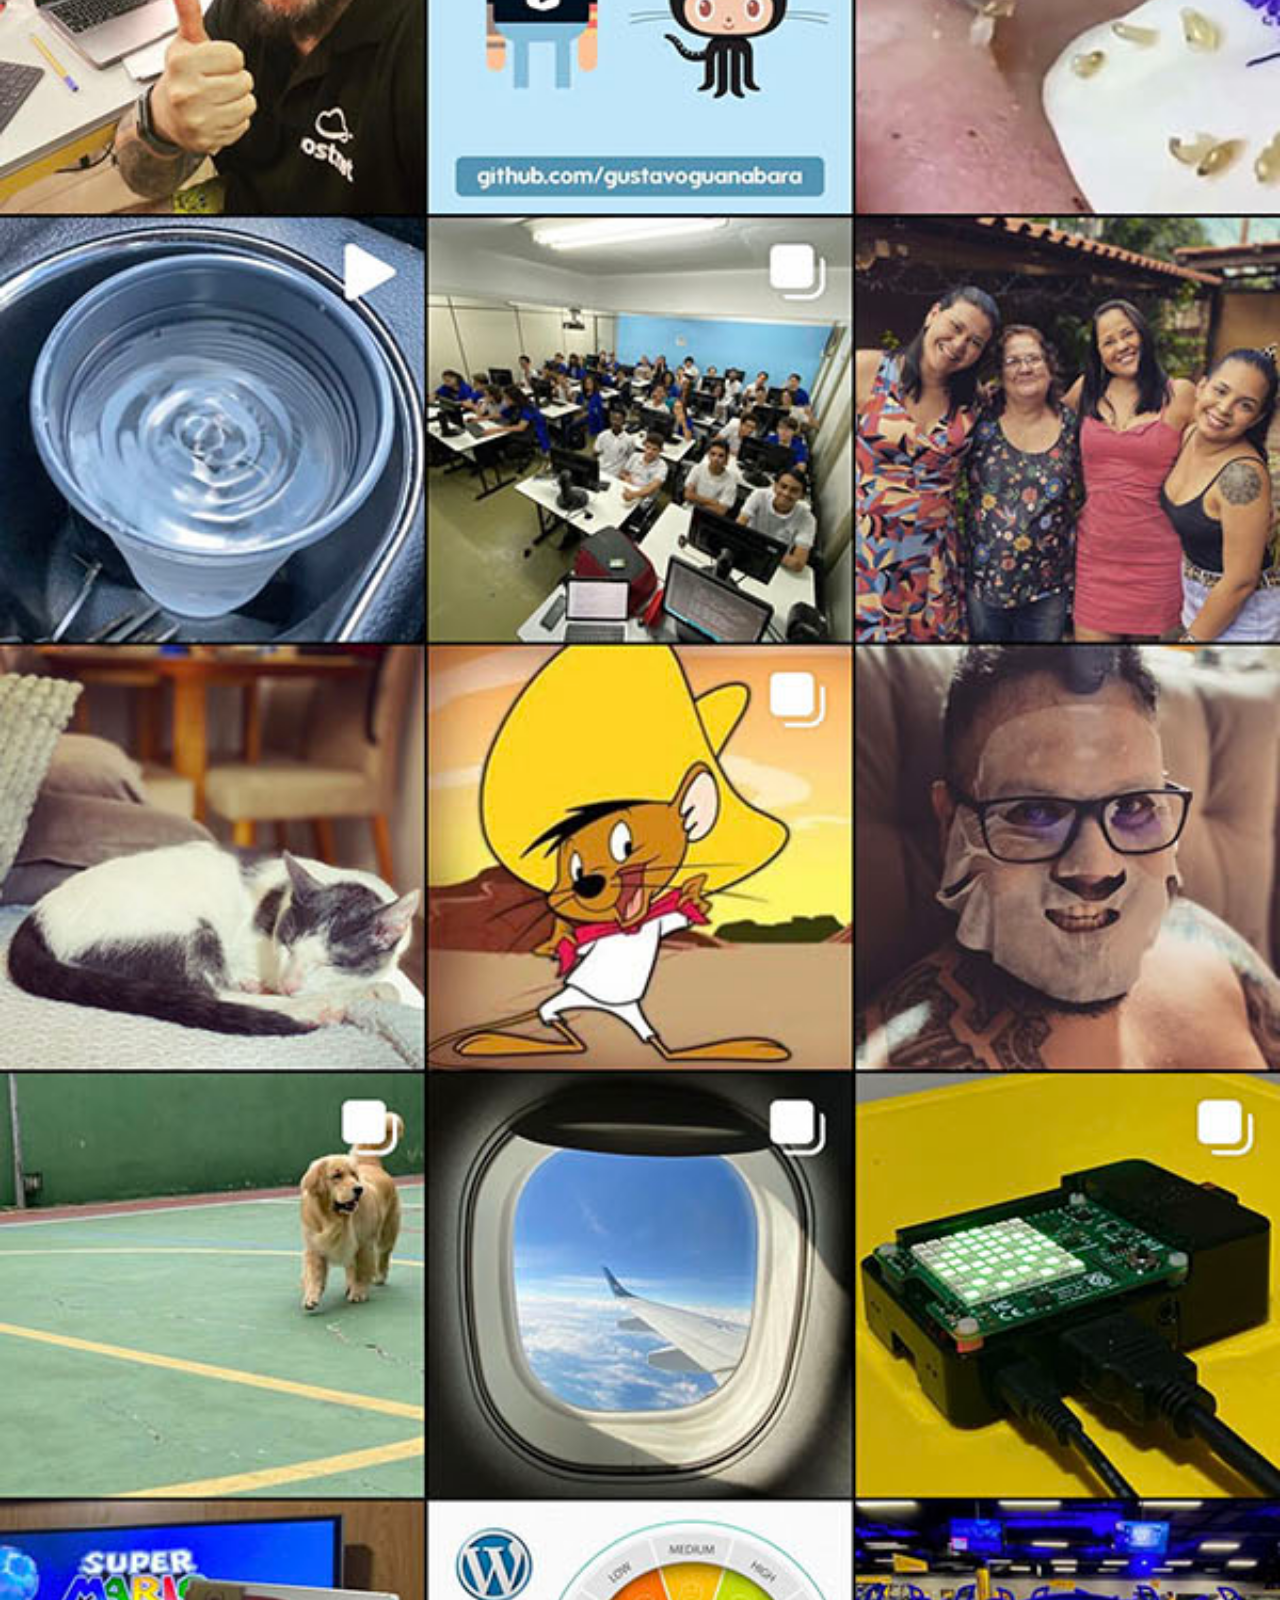
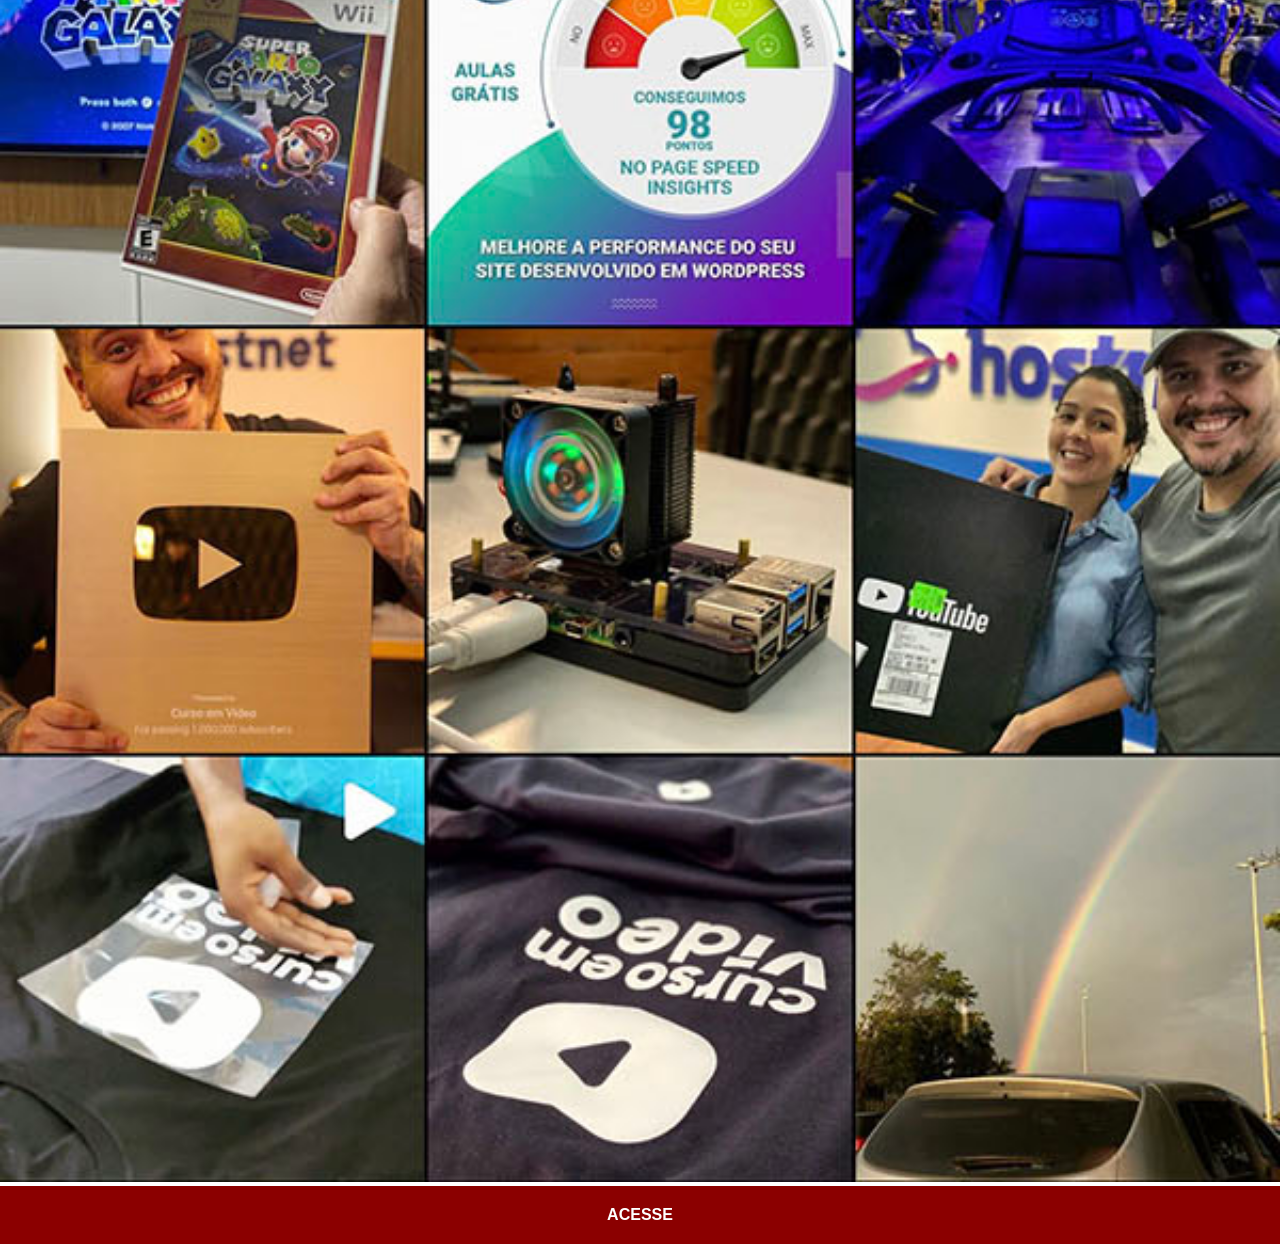
<file: paginas/instagram.html>
<!DOCTYPE html>
<html lang="pt-br">
<head>
  <meta charset="UTF-8">
  <meta name="viewport" content="width=device-width, initial-scale=1.0">
  <title>Instagram</title>
  <link rel="stylesheet" href="../estilos/social.css">
</head>
<body>
  <img src="../imagens/tela-instagram.jpg" alt="Instagram">
  <a href="https://instagram.com/blendon.psd" target="_blank">ACESSE</a>
</body>
</html>
</file>
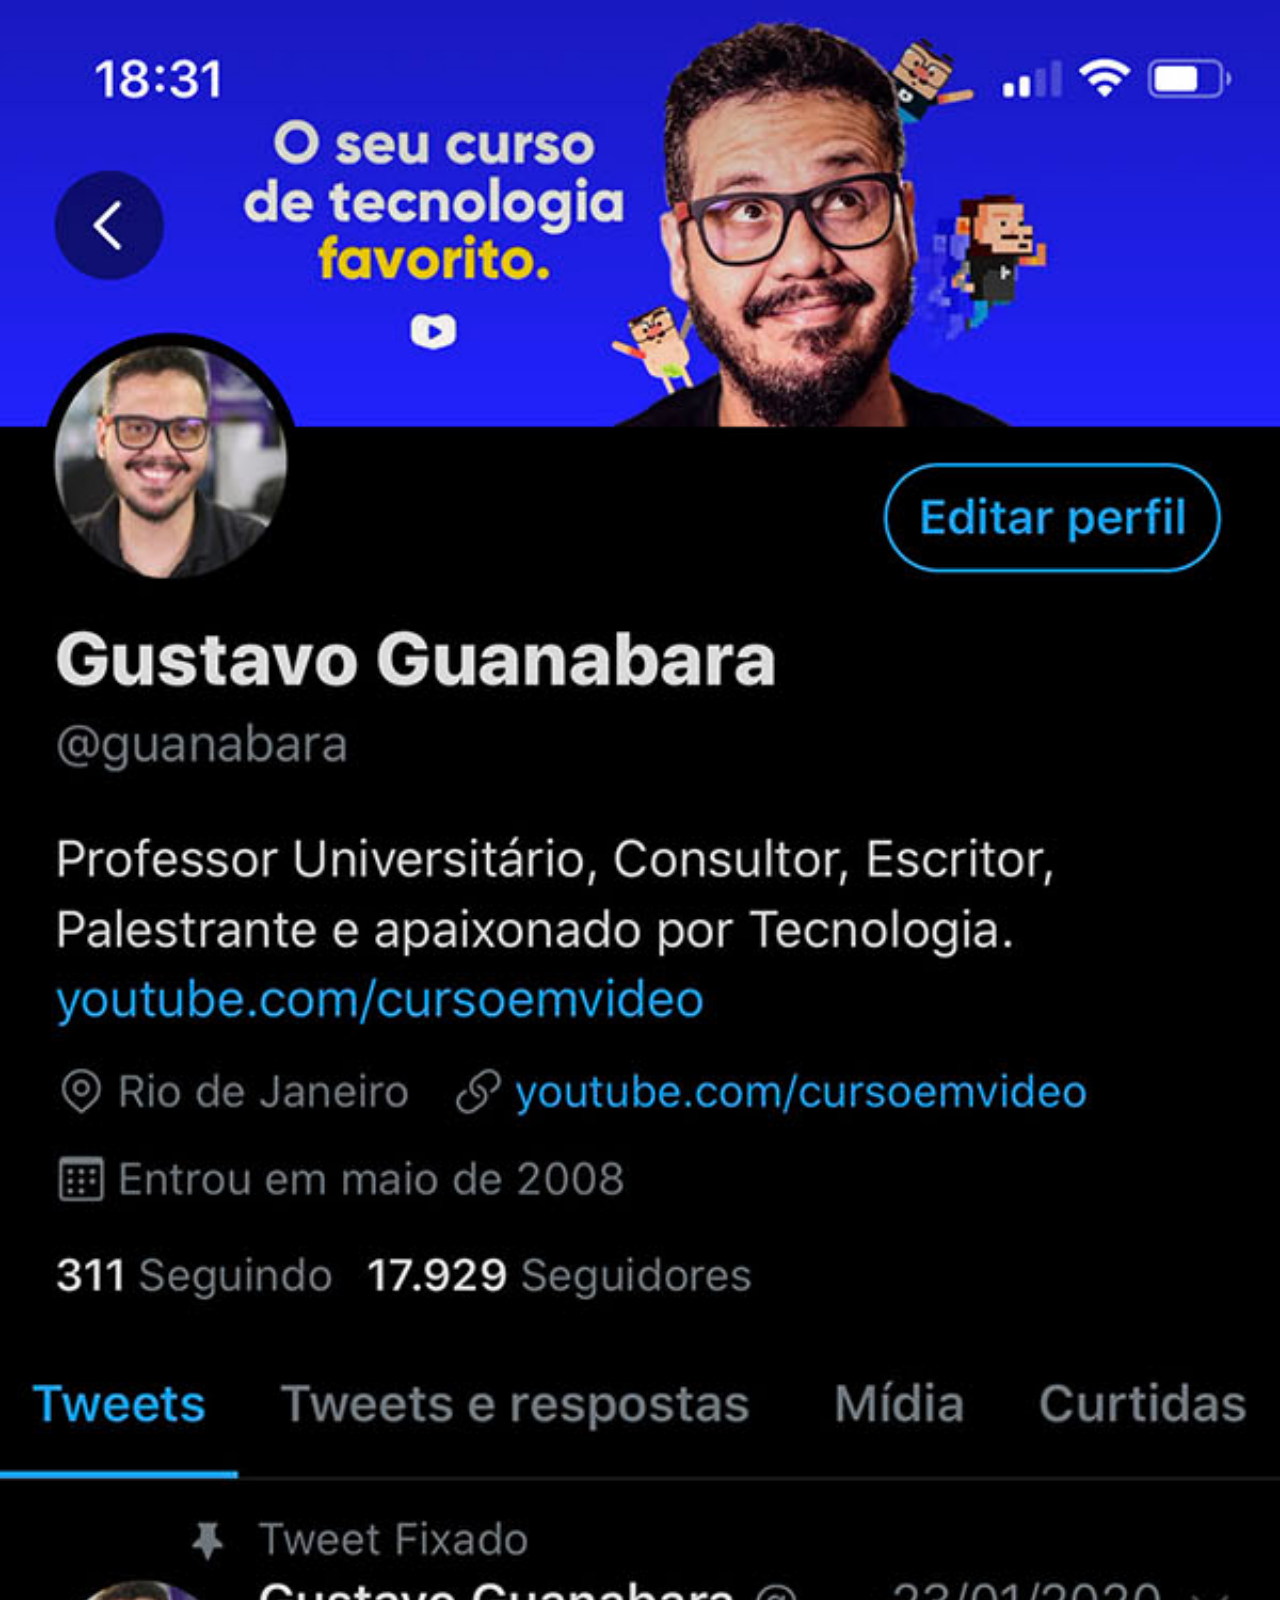
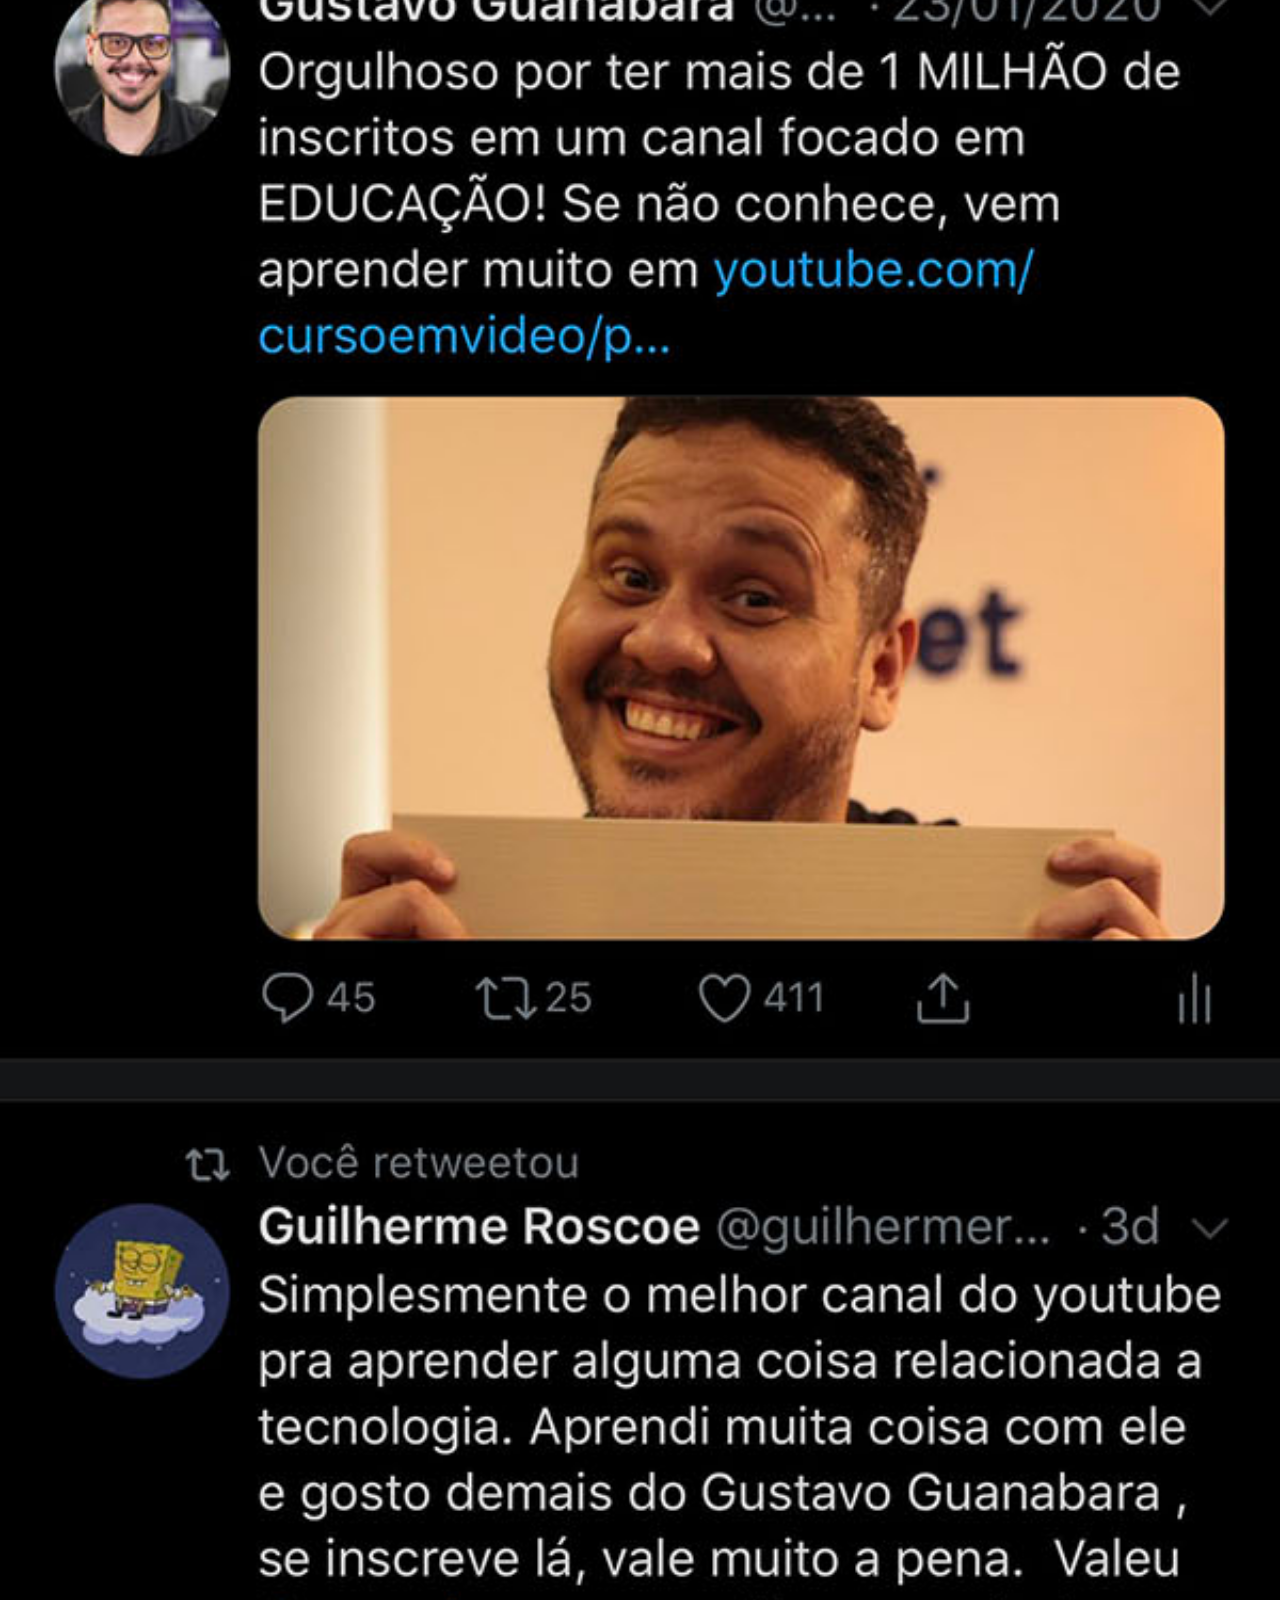
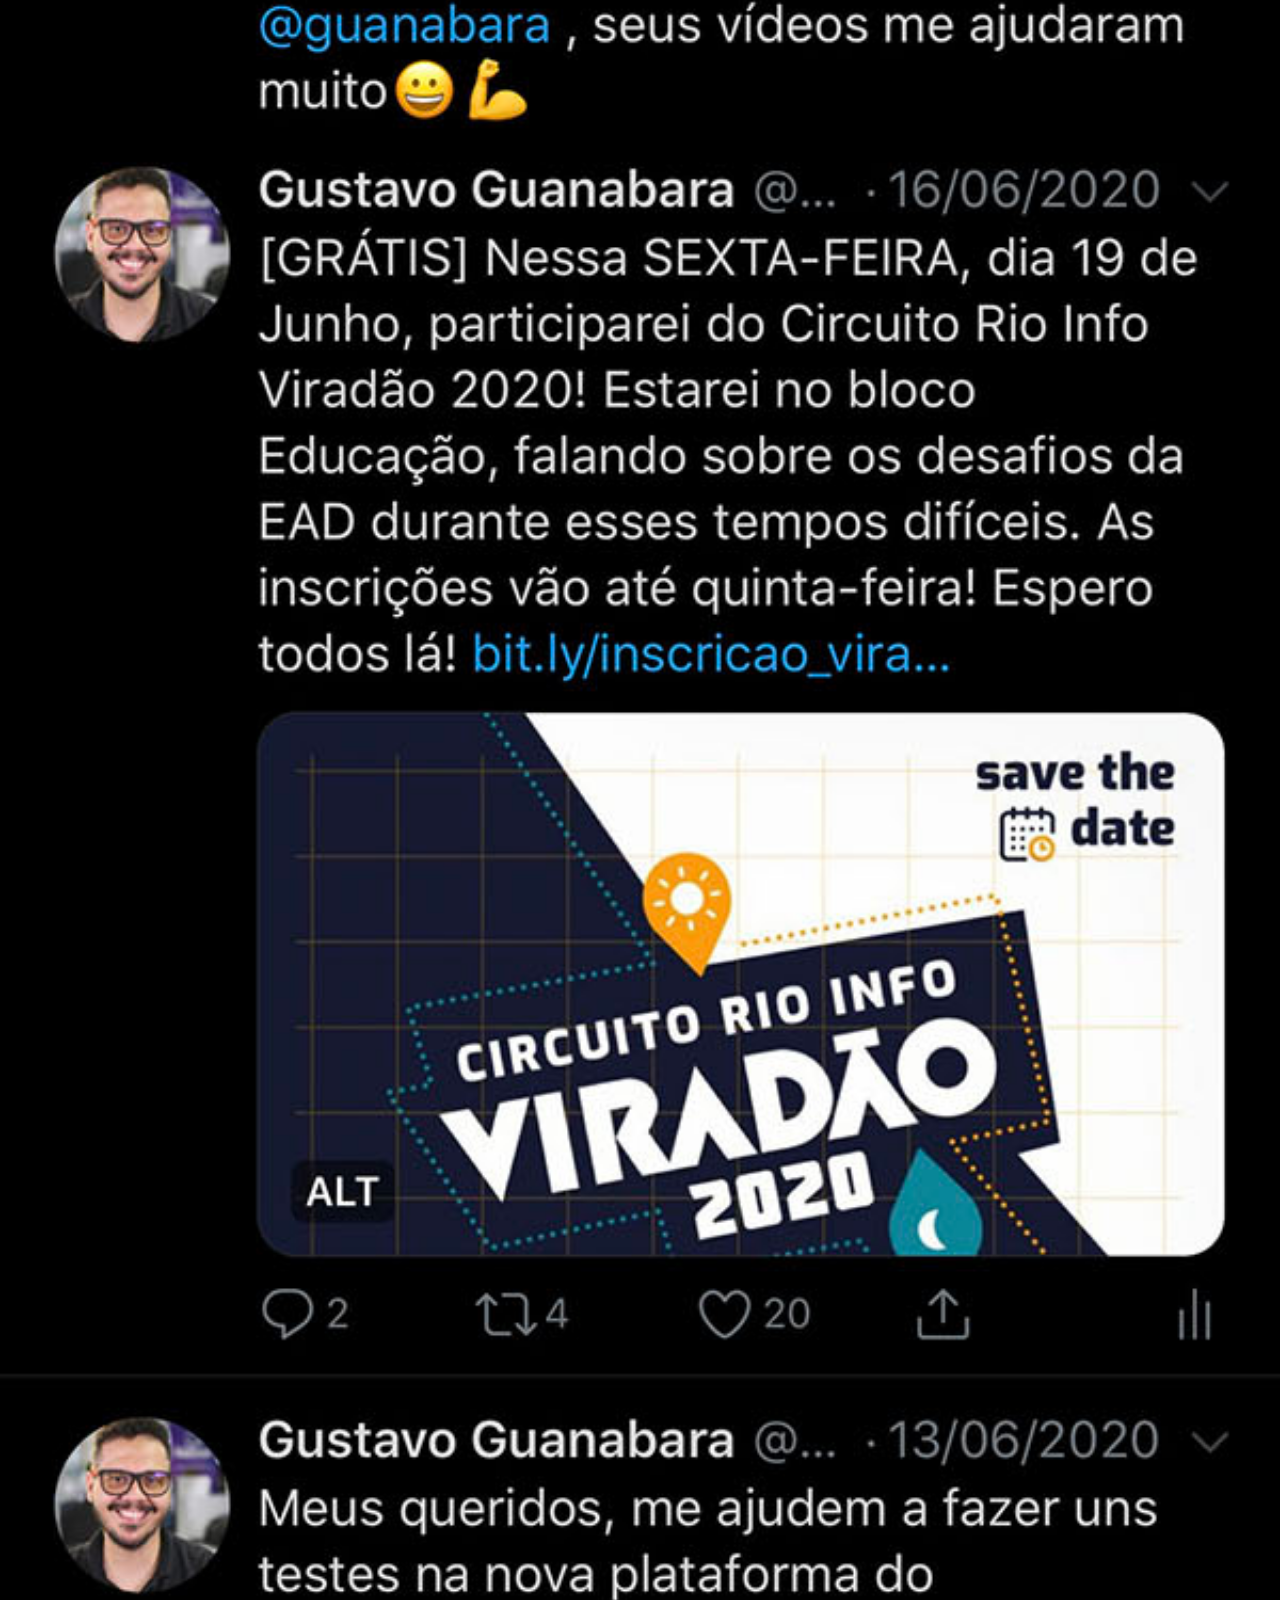
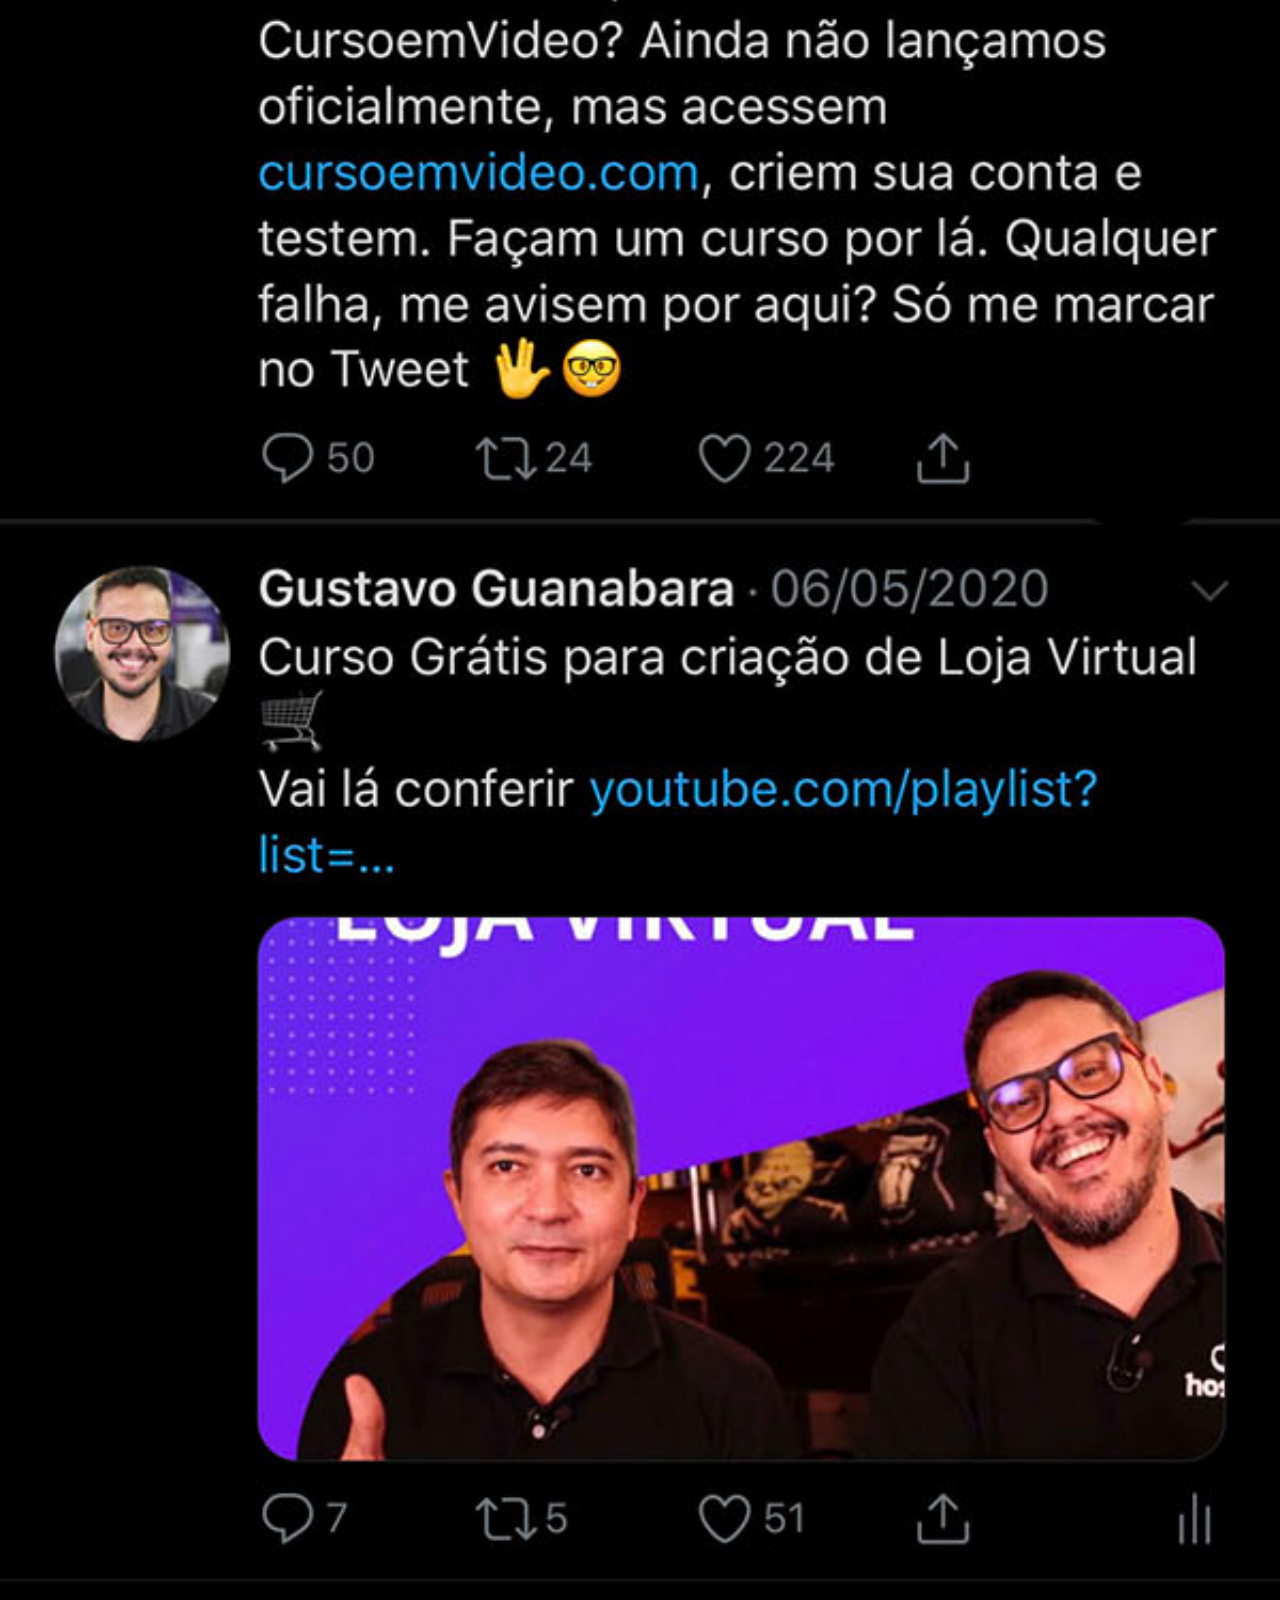
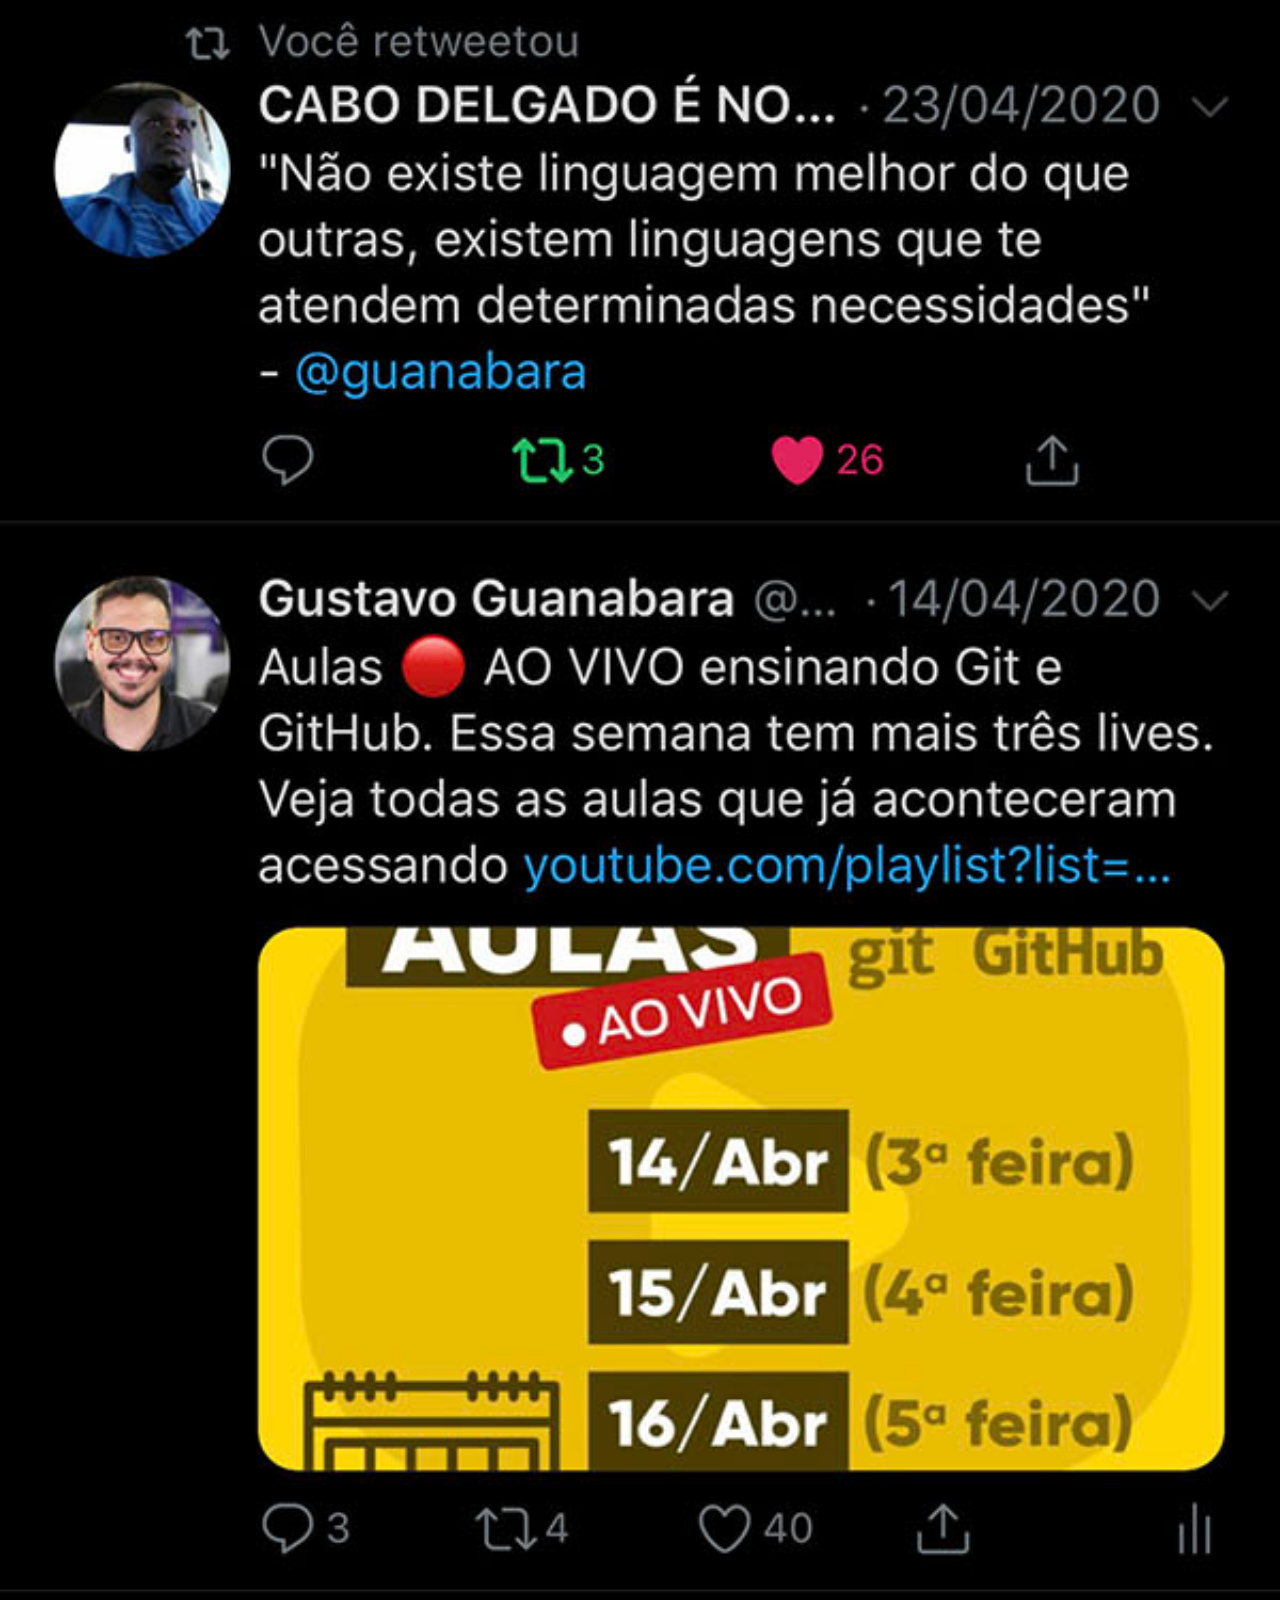
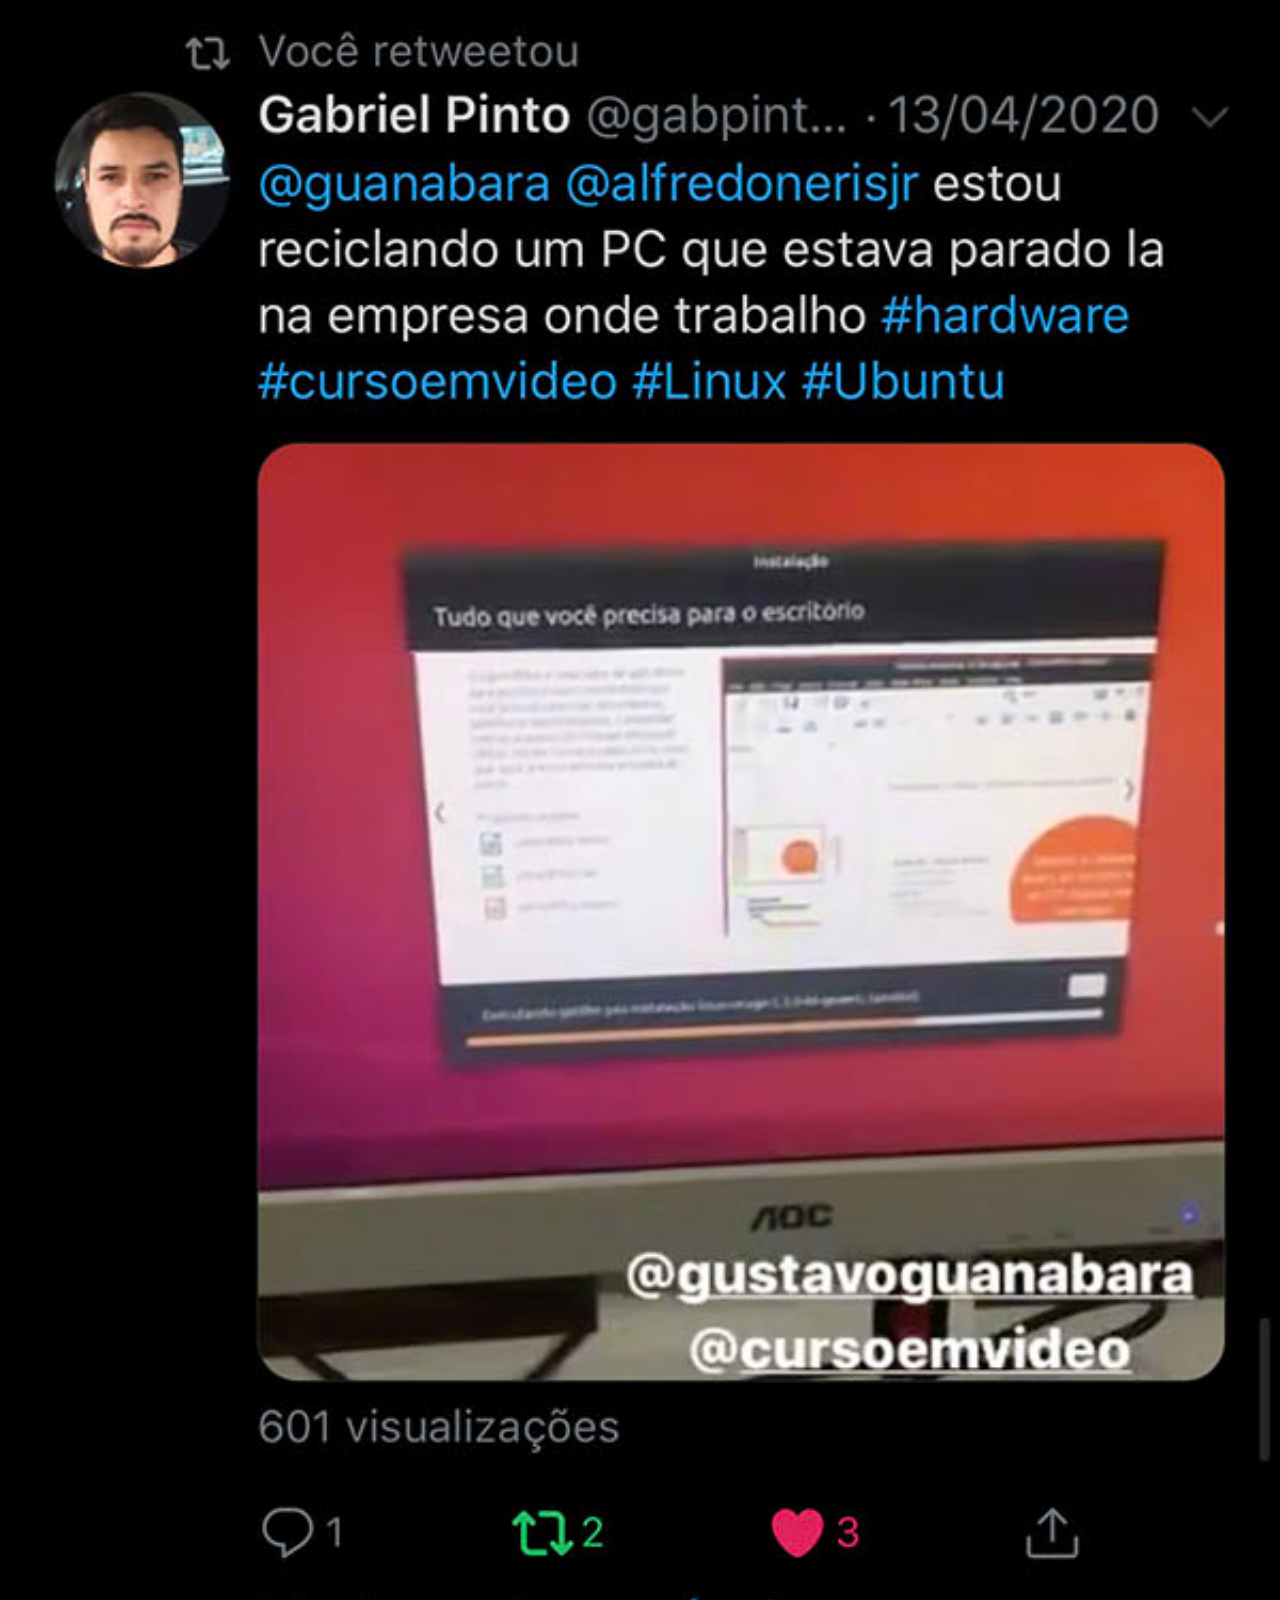
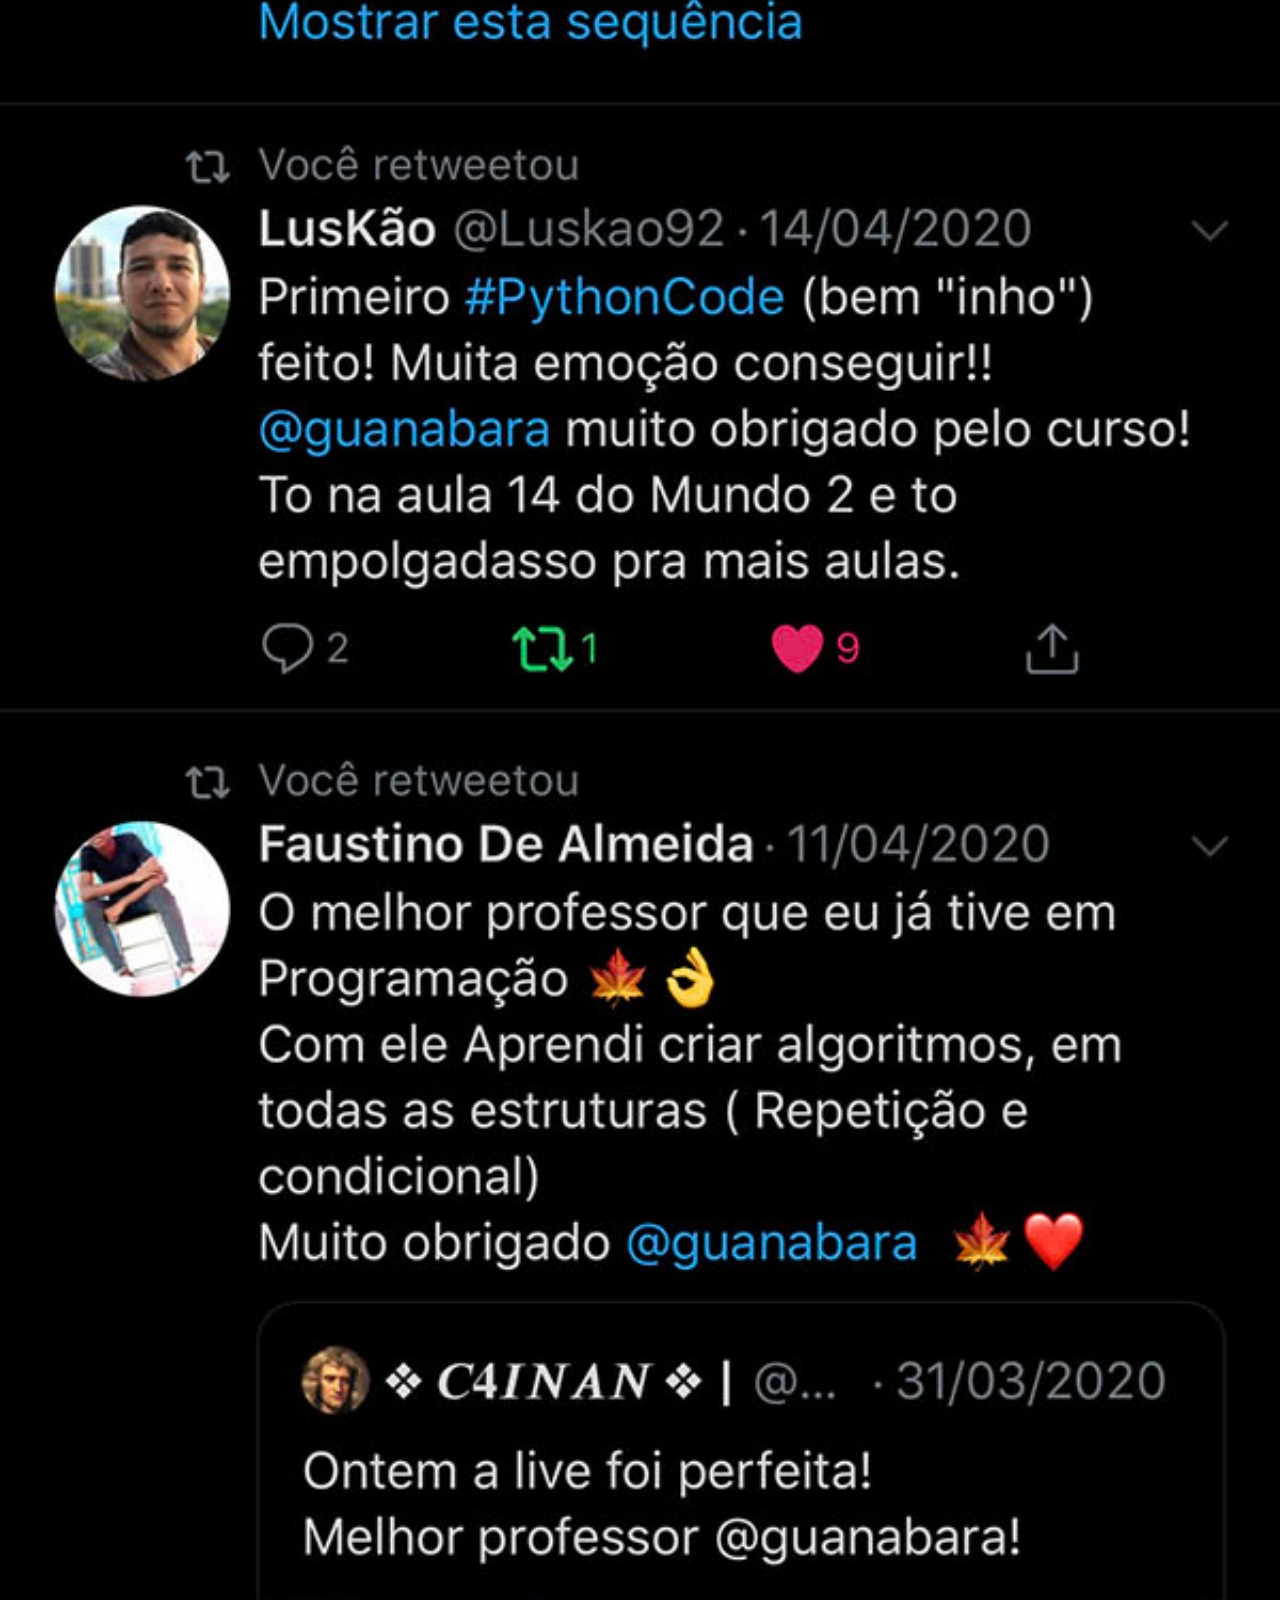
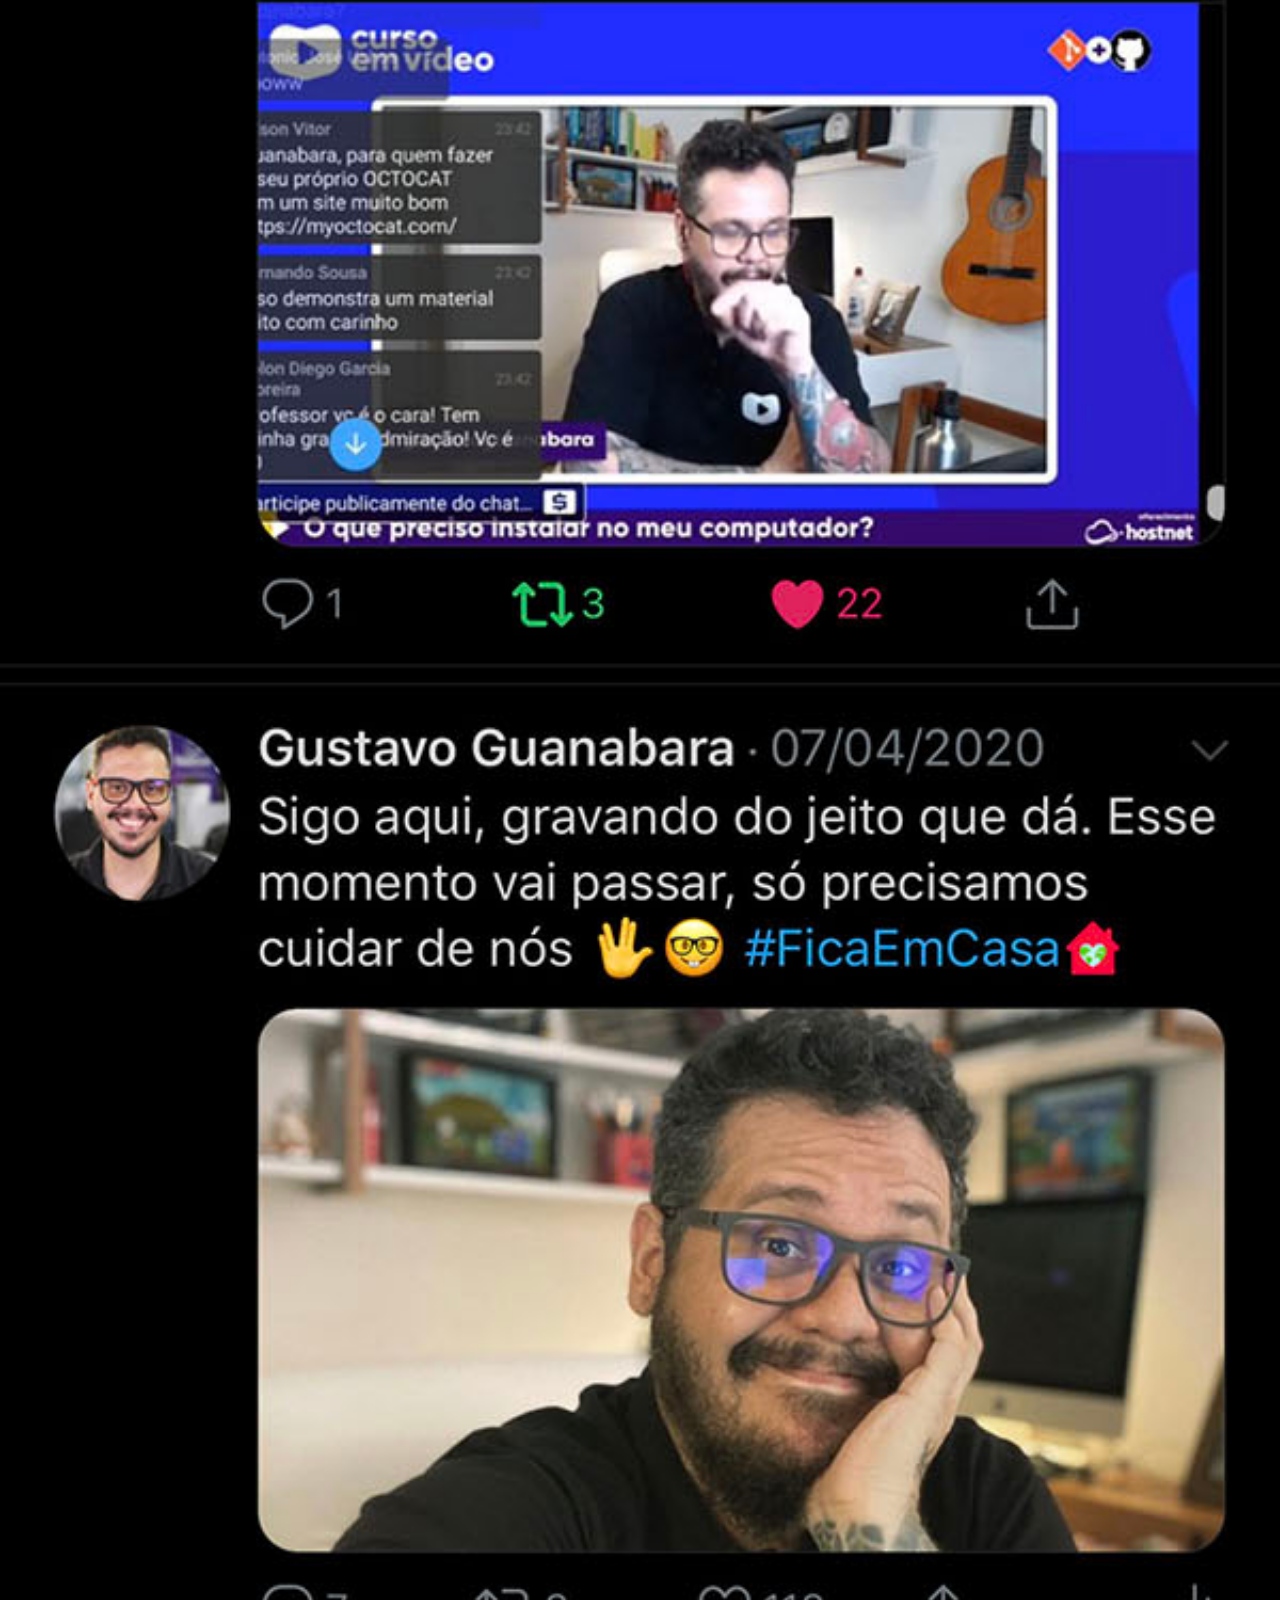
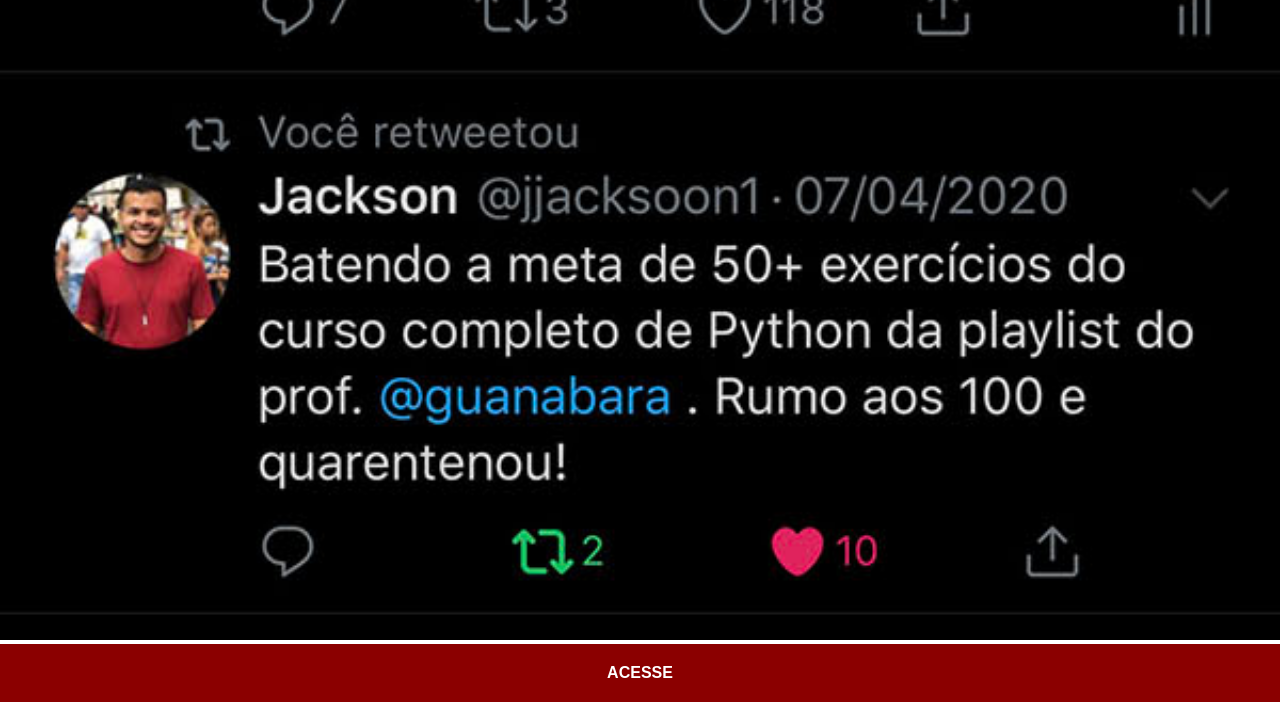
<file: paginas/twitter.html>
<!DOCTYPE html>
<html lang="pt-br">
<head>
  <meta charset="UTF-8">
  <meta name="viewport" content="width=device-width, initial-scale=1.0">
  <title>Twitter</title>
  <link rel="stylesheet" href="../estilos/social.css">
</head>
<body>
  <img src="../imagens/tela-twitter.jpg" alt="Twitter">
  <a href="https://www.youtube.com/cursoemvideo" target="_blank">ACESSE</a>
</body>
</html>
</file>
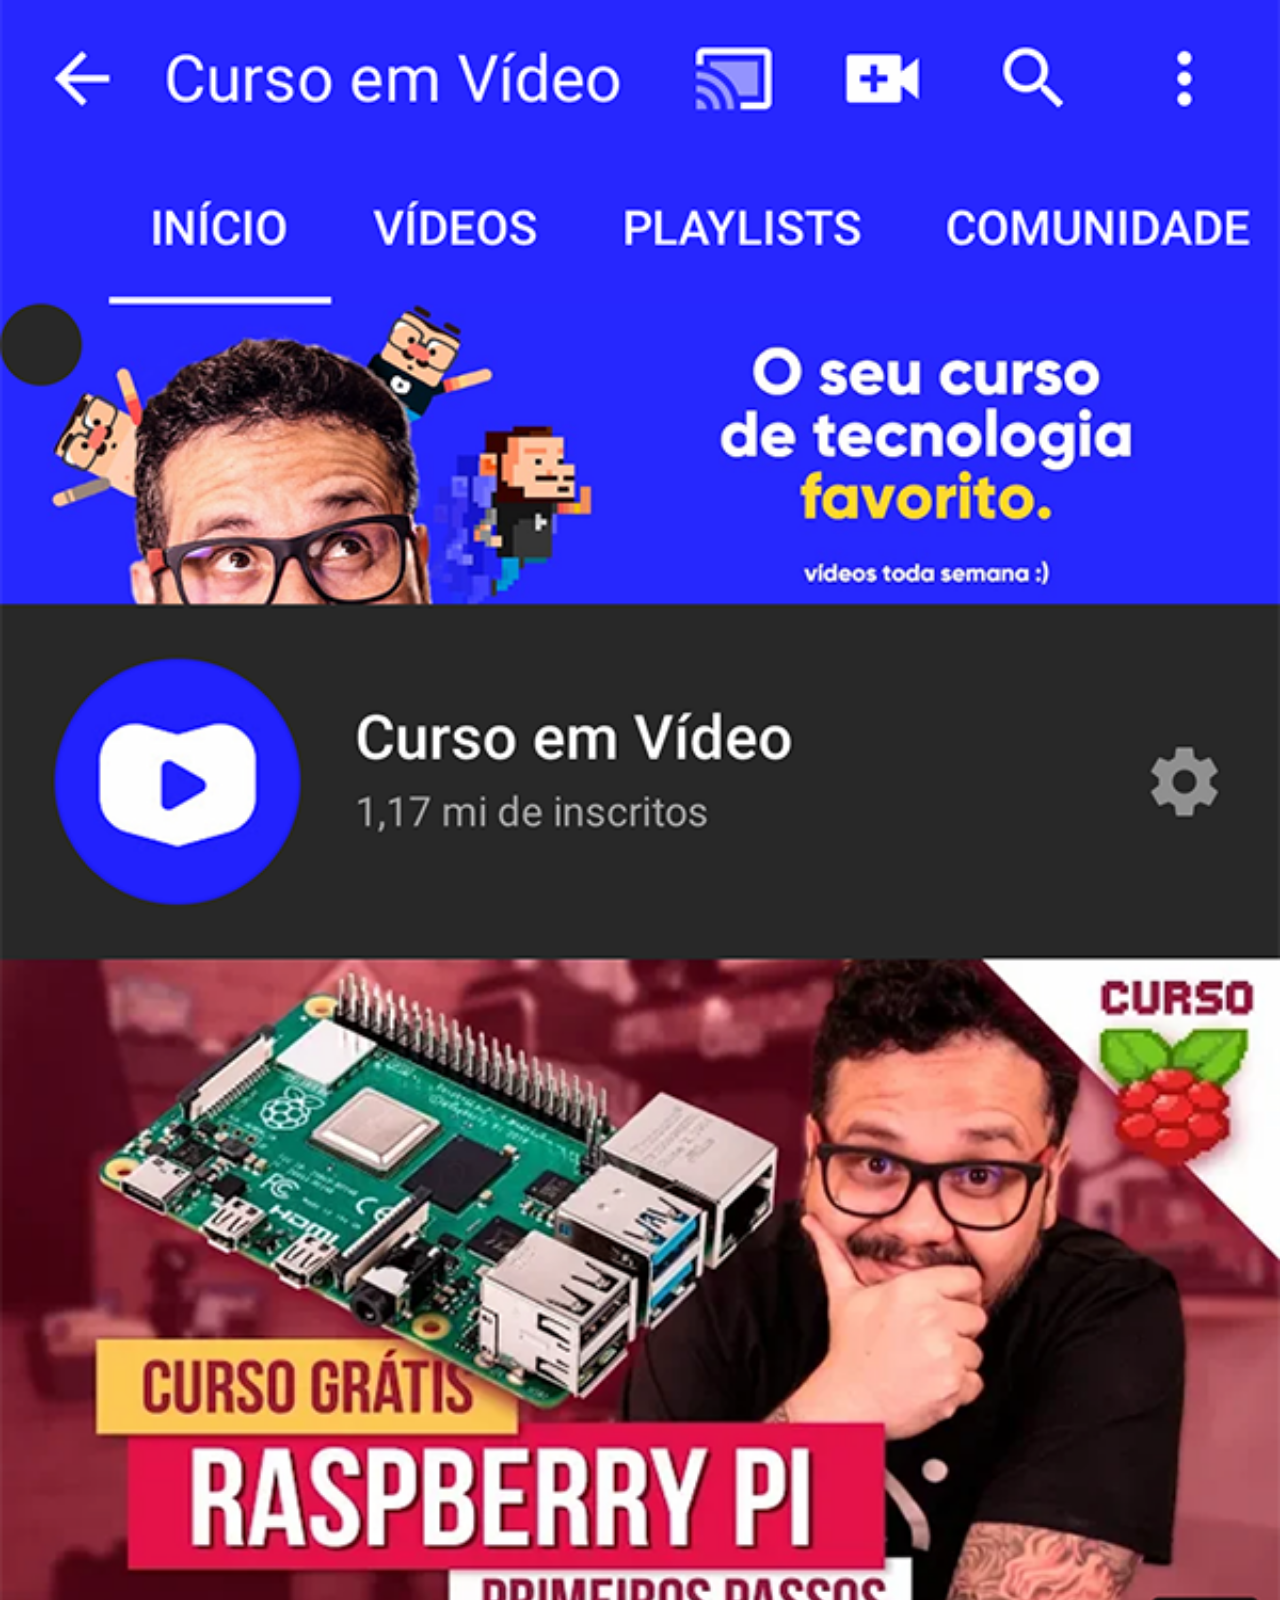
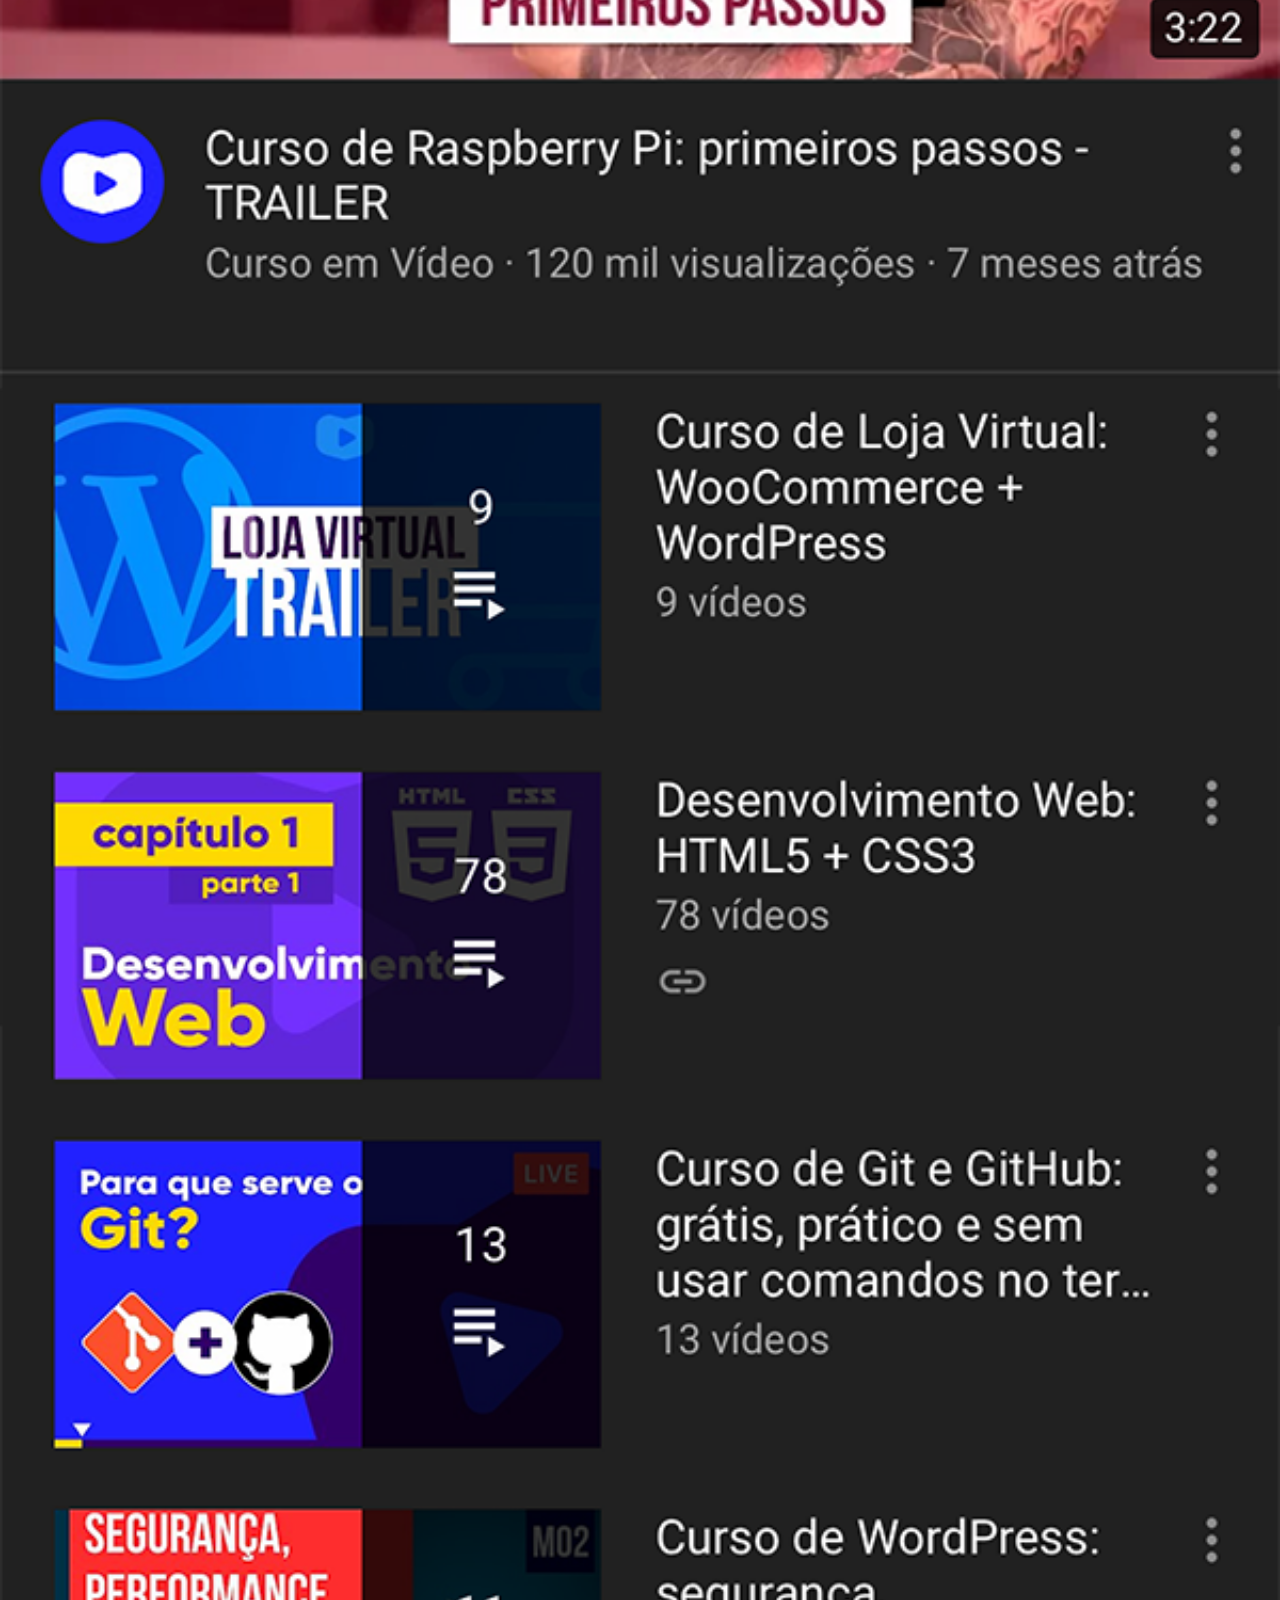
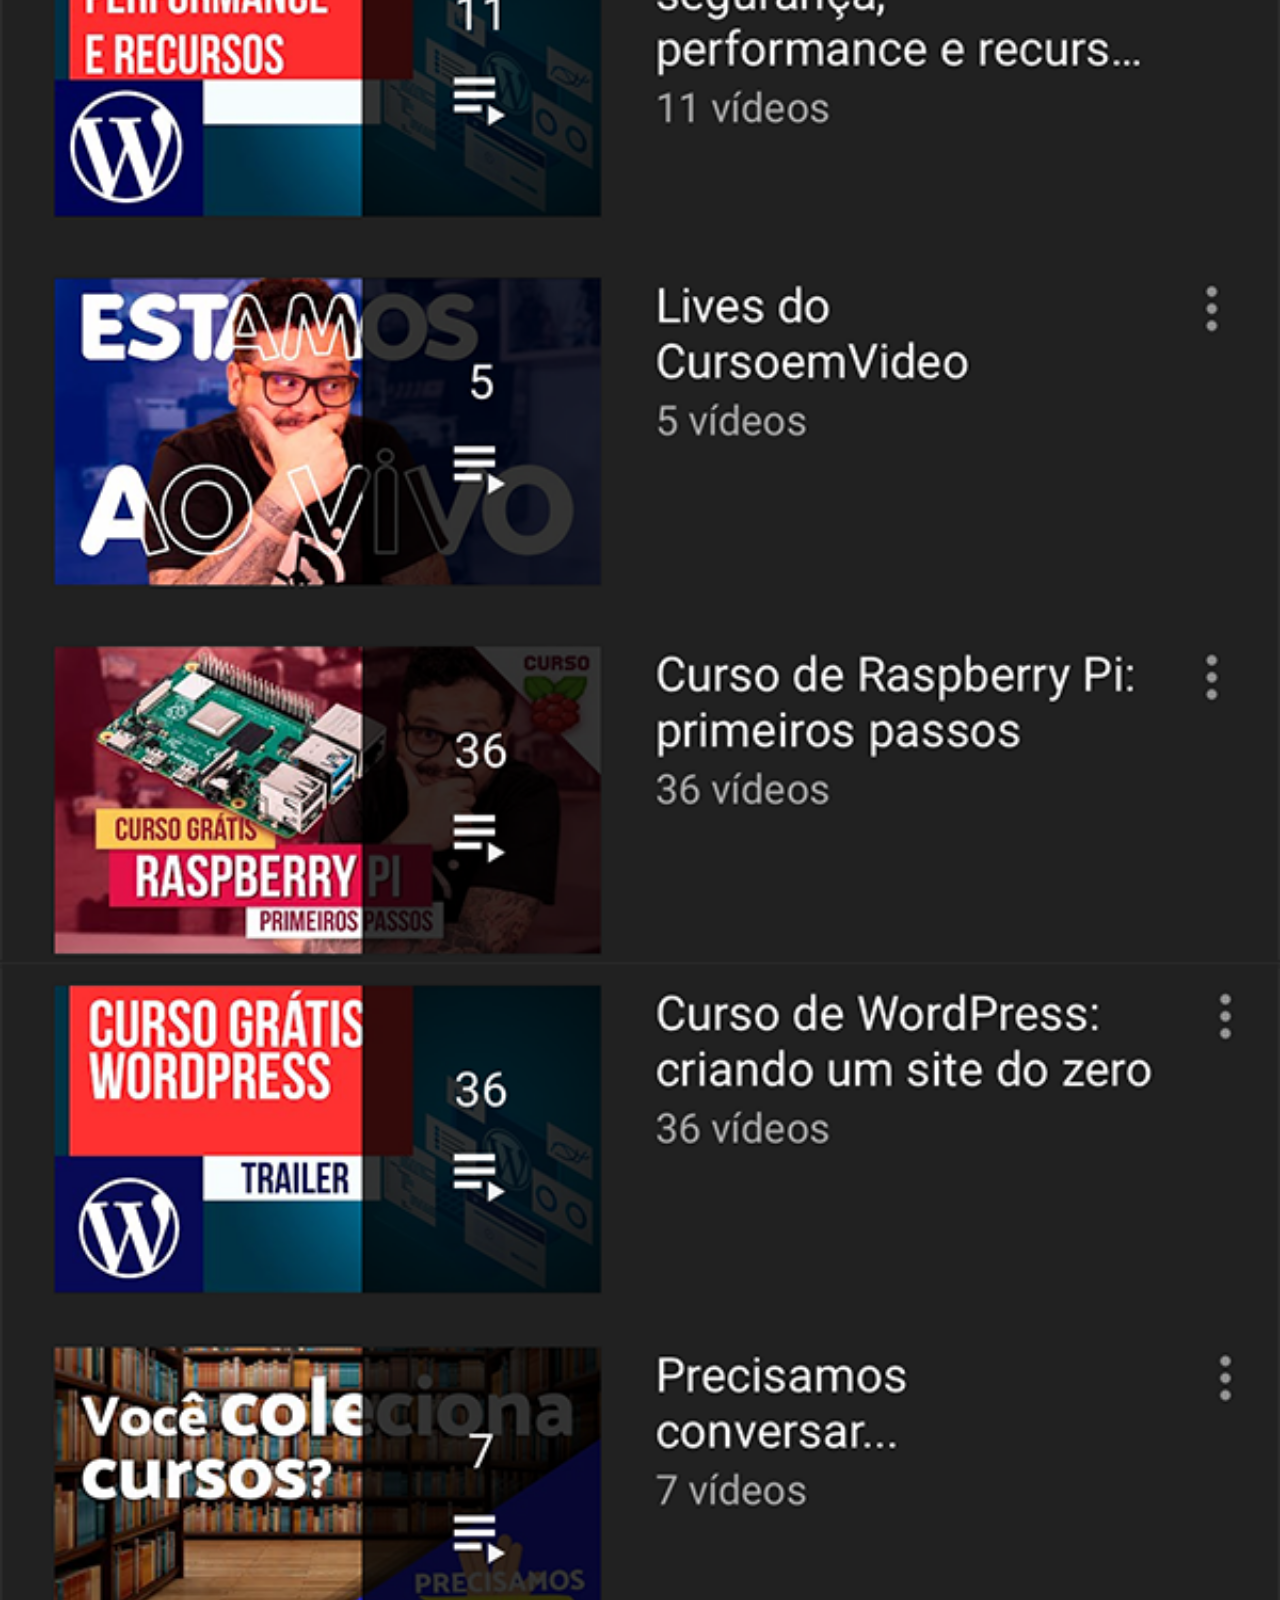
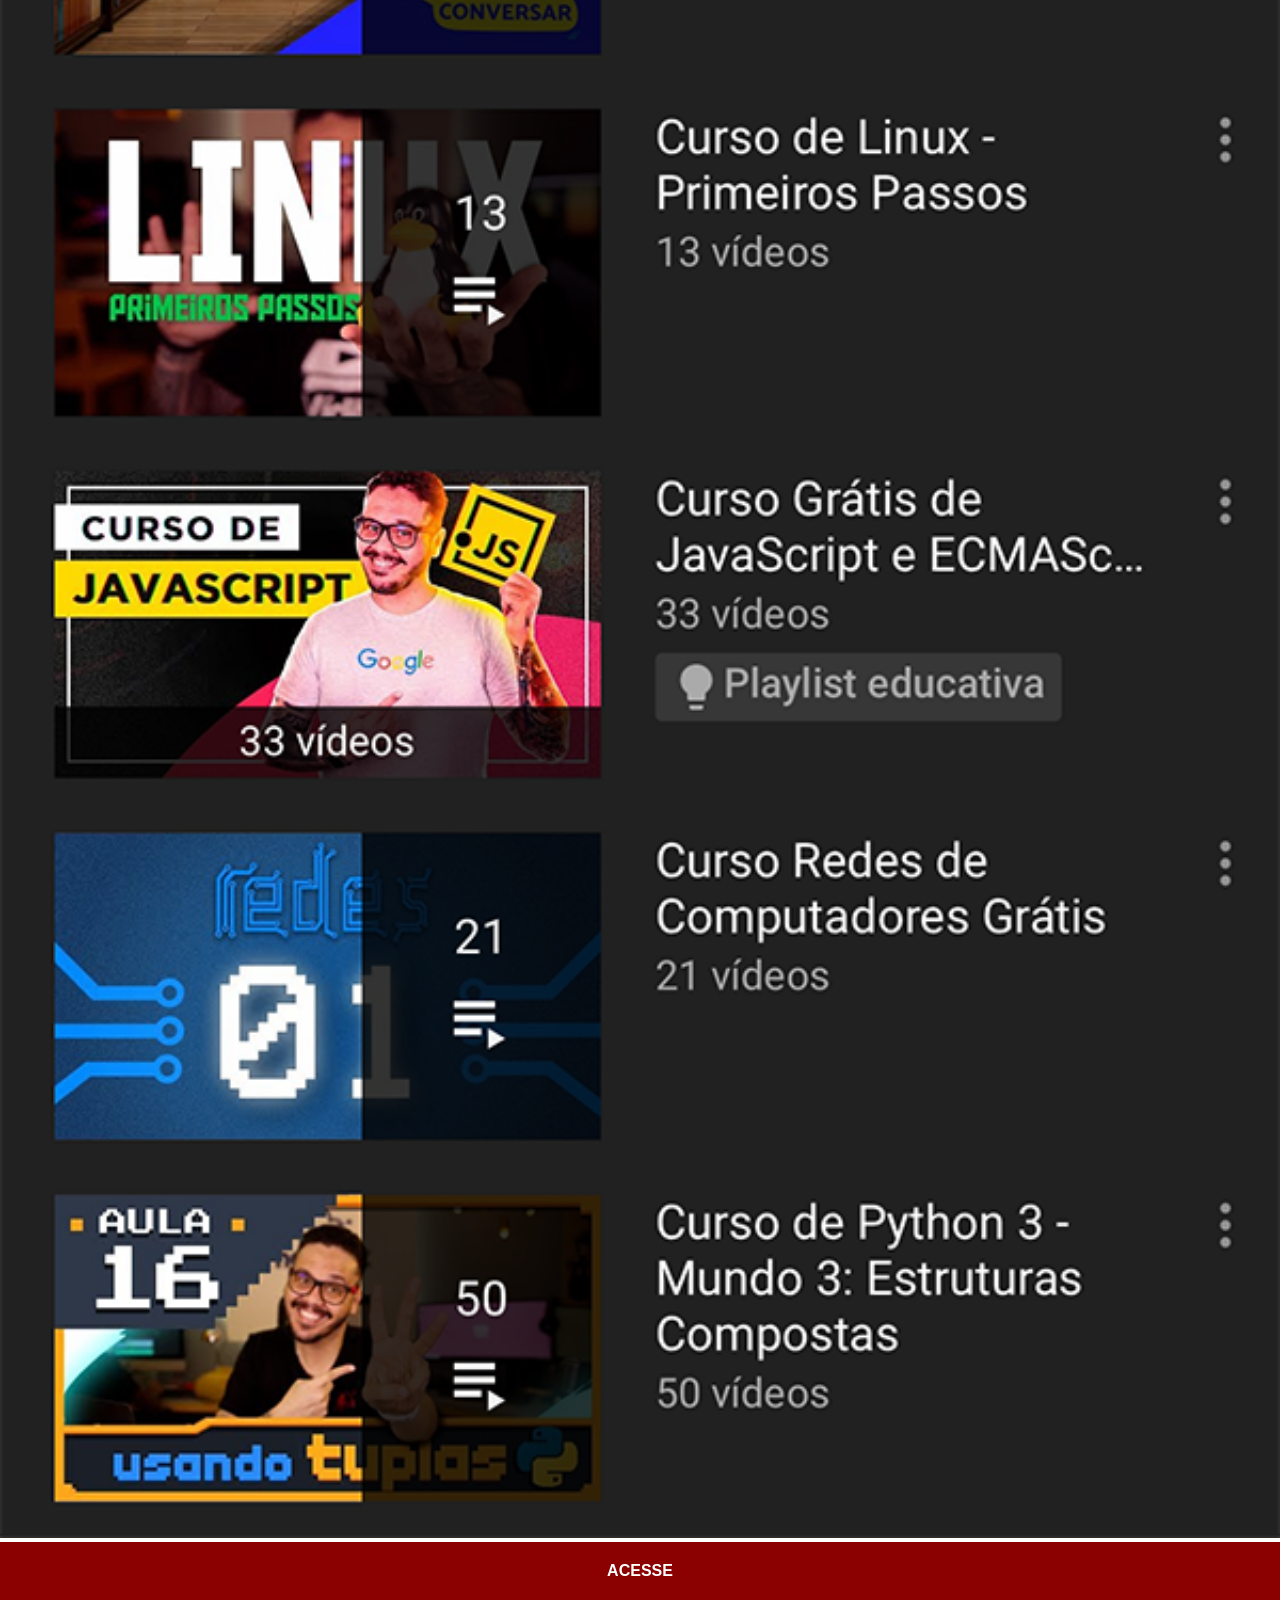
<file: paginas/youtube.html>
<!DOCTYPE html>
<html lang="pt-br">
<head>
  <meta charset="UTF-8">
  <meta name="viewport" content="width=device-width, initial-scale=1.0">
  <title>YouTube</title>
  <link rel="stylesheet" href="../estilos/social.css">
</head>
<body>
  <img src="../imagens/tela-youtube.png" alt="YouTube">
  <a href="https://www.youtube.com/cursoemvideo" target="_blank">ACESSE</a>
</body>
</html>
</file>
<file: estilos/style.css>
@charset "UTF-8";

* {
  margin: 0px;
  padding: 0px;
  font-family: Arial, Helvetica, sans-serif;
}

body {
  background: url(../imagens/fundo-madeira.jpg) top center / cover no-repeat fixed;
  height: 100vh;
  width: 100vw;
}

main {
  height: 100vh;
  position: relative;
}

/* SESSÕES */

section#telefone {
  position: absolute;
  top: 50%;
  left: 50%;
  transform: translate(-50%, -50%);
  background: url(../imagens/frame-iphone.png) no-repeat;
  height: 627px;
  width: 311px;
}

iframe#tela {
  position: relative;
  top: 80px;
  left: 21px;
  height: 472px;
  width: 269px;
}

section#redes-sociais {
  text-align: right;
}

section#redes-sociais img {
  border-radius: 50%;
  box-sizing: border-box;
  box-shadow: 2px 2px 5px rgba(0, 0, 0, 0.400);
  margin: 10px;
  width: 50px;
}

section#redes-sociais img:hover {
  border: 2px solid rgba(255, 255, 255, 0.600);
  box-shadow: 5px 5px 10px rgba(0, 0, 0, 0.600);
  transform: translate(-3px, -3px);
  transition: transform 0.2s, border 0.2s;
}
</file>
<file: estilos/social.css>
@charset "UFT-8";

* {
  margin: 0px;
  padding: 0px;
  font-family: Arial, Helvetica, sans-serif;
}

::-webkit-scrollbar {
  width: 0px;
  height: 0px;
}

img {
  width: 100vw;
}

a {
  display: block;
  background-color: darkred;
  padding: 20px;
  text-align: center;
  font-weight: bold;
  color: white;
  text-decoration: none;
}
</file>
